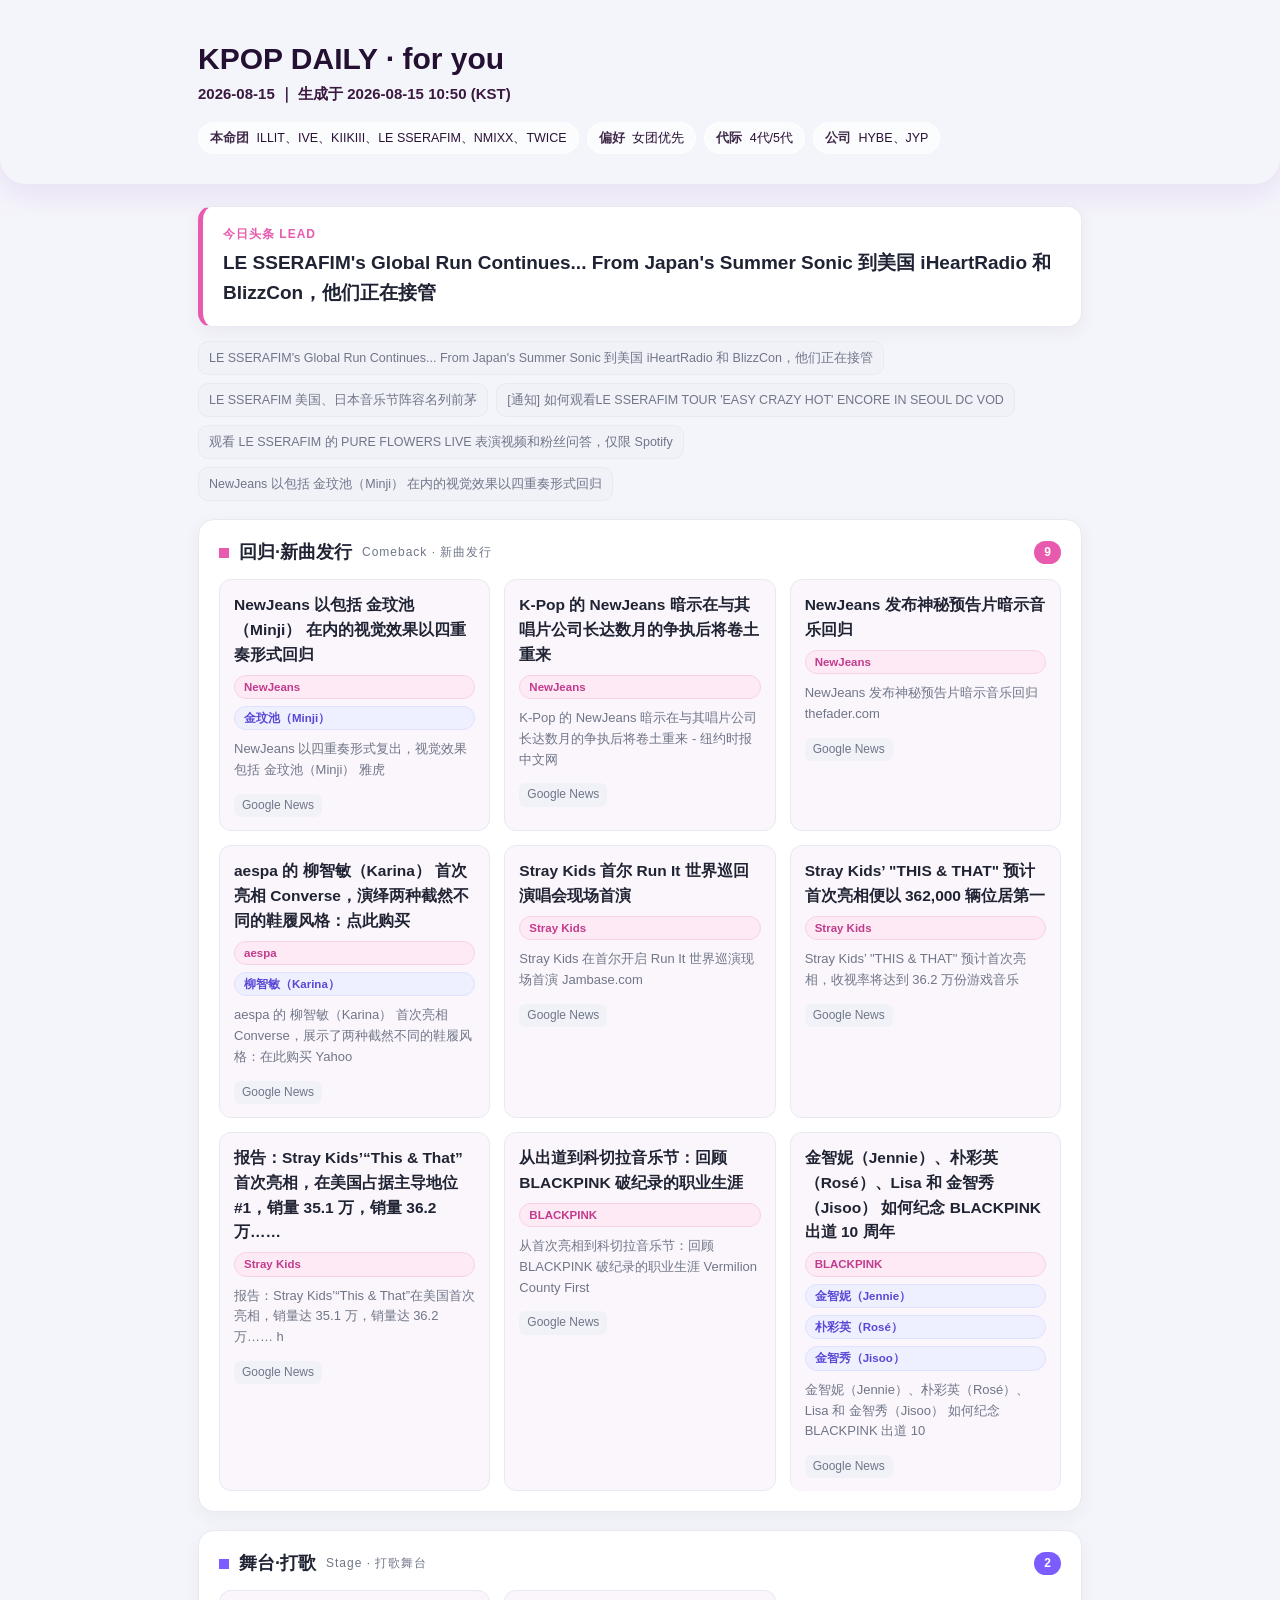
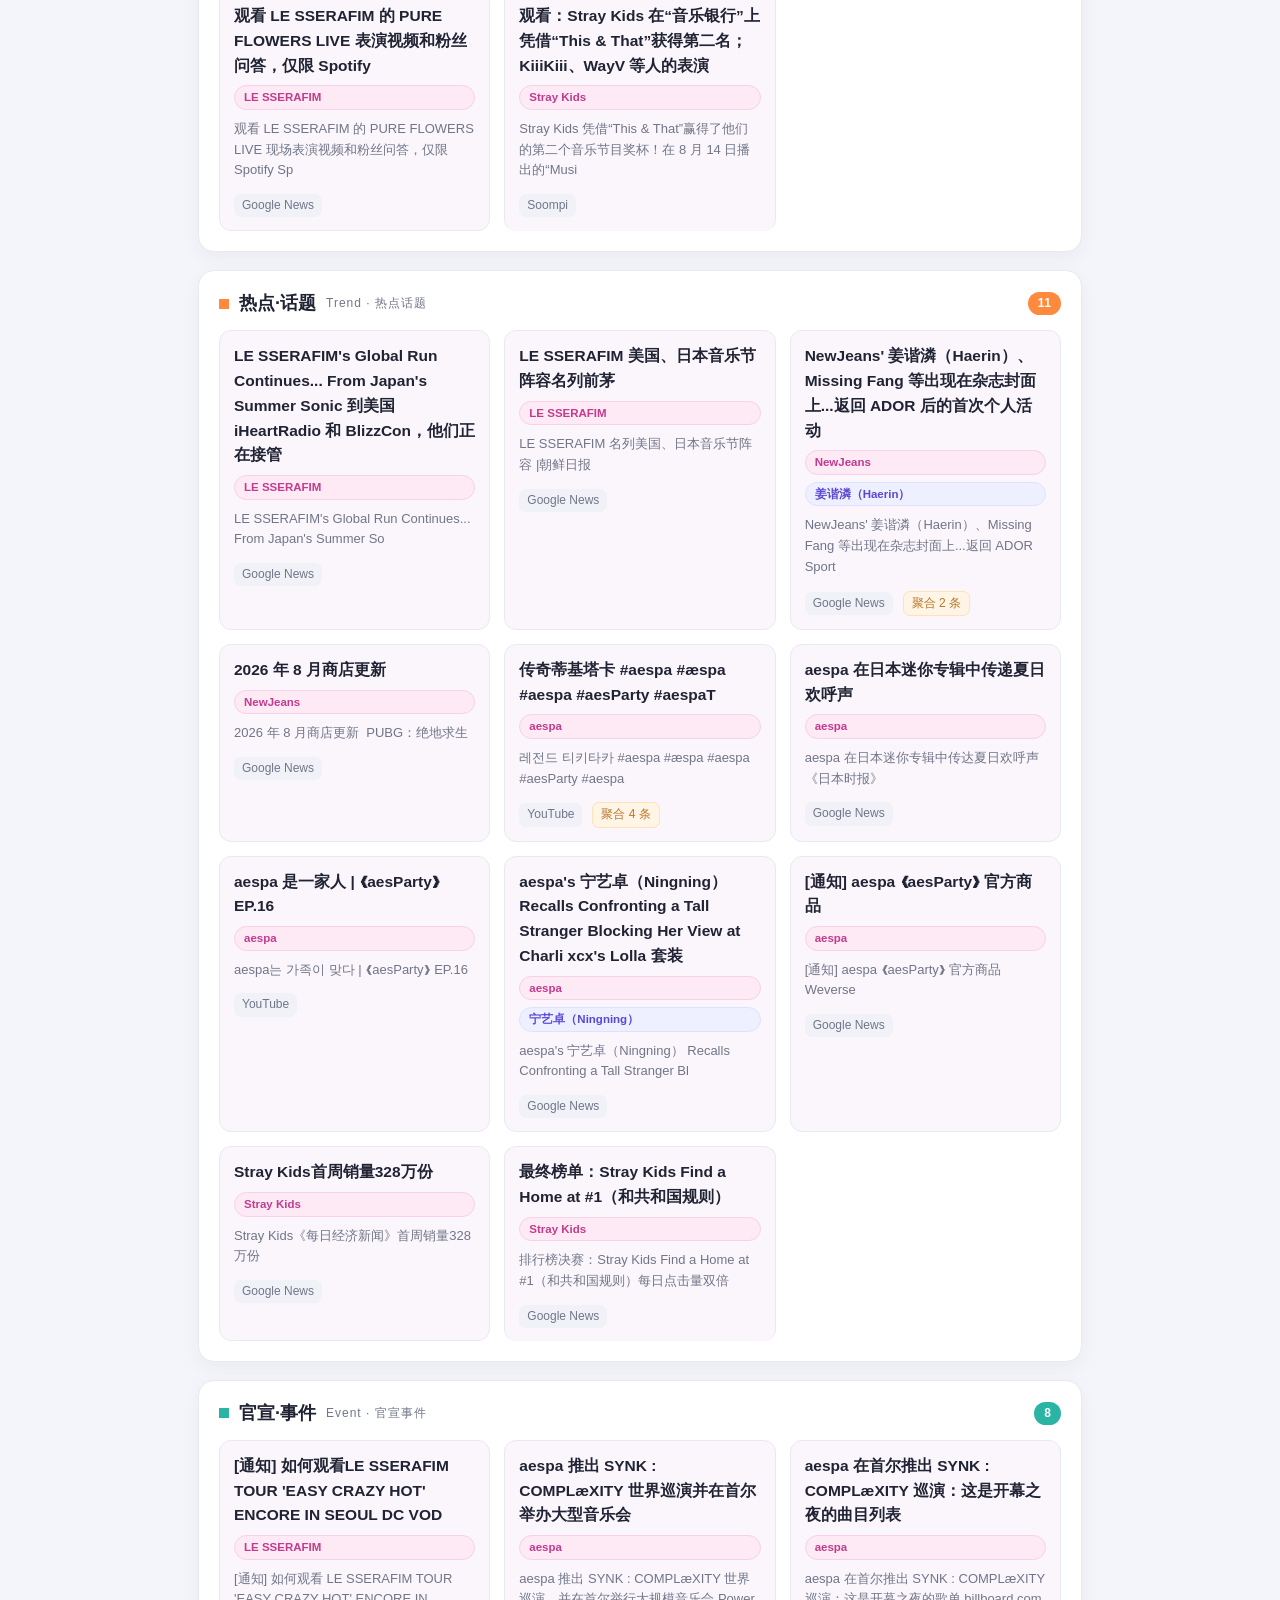
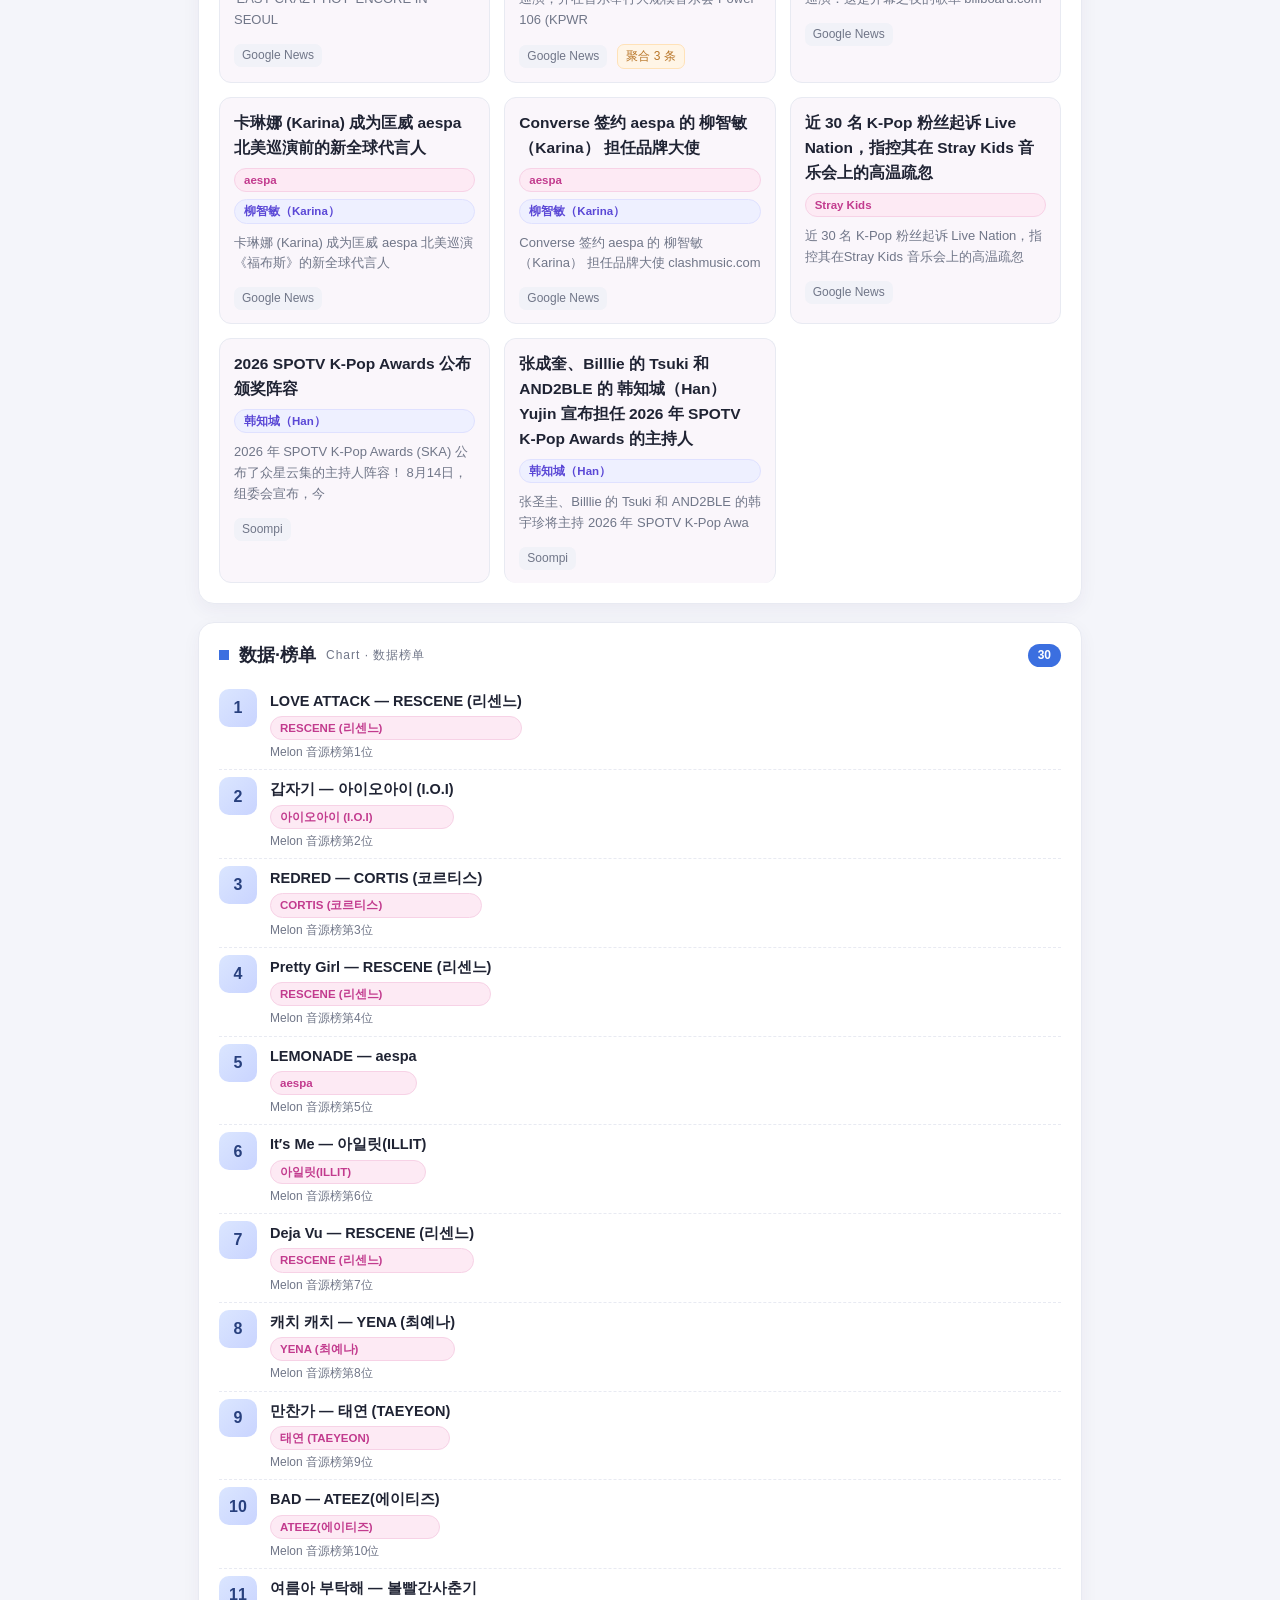
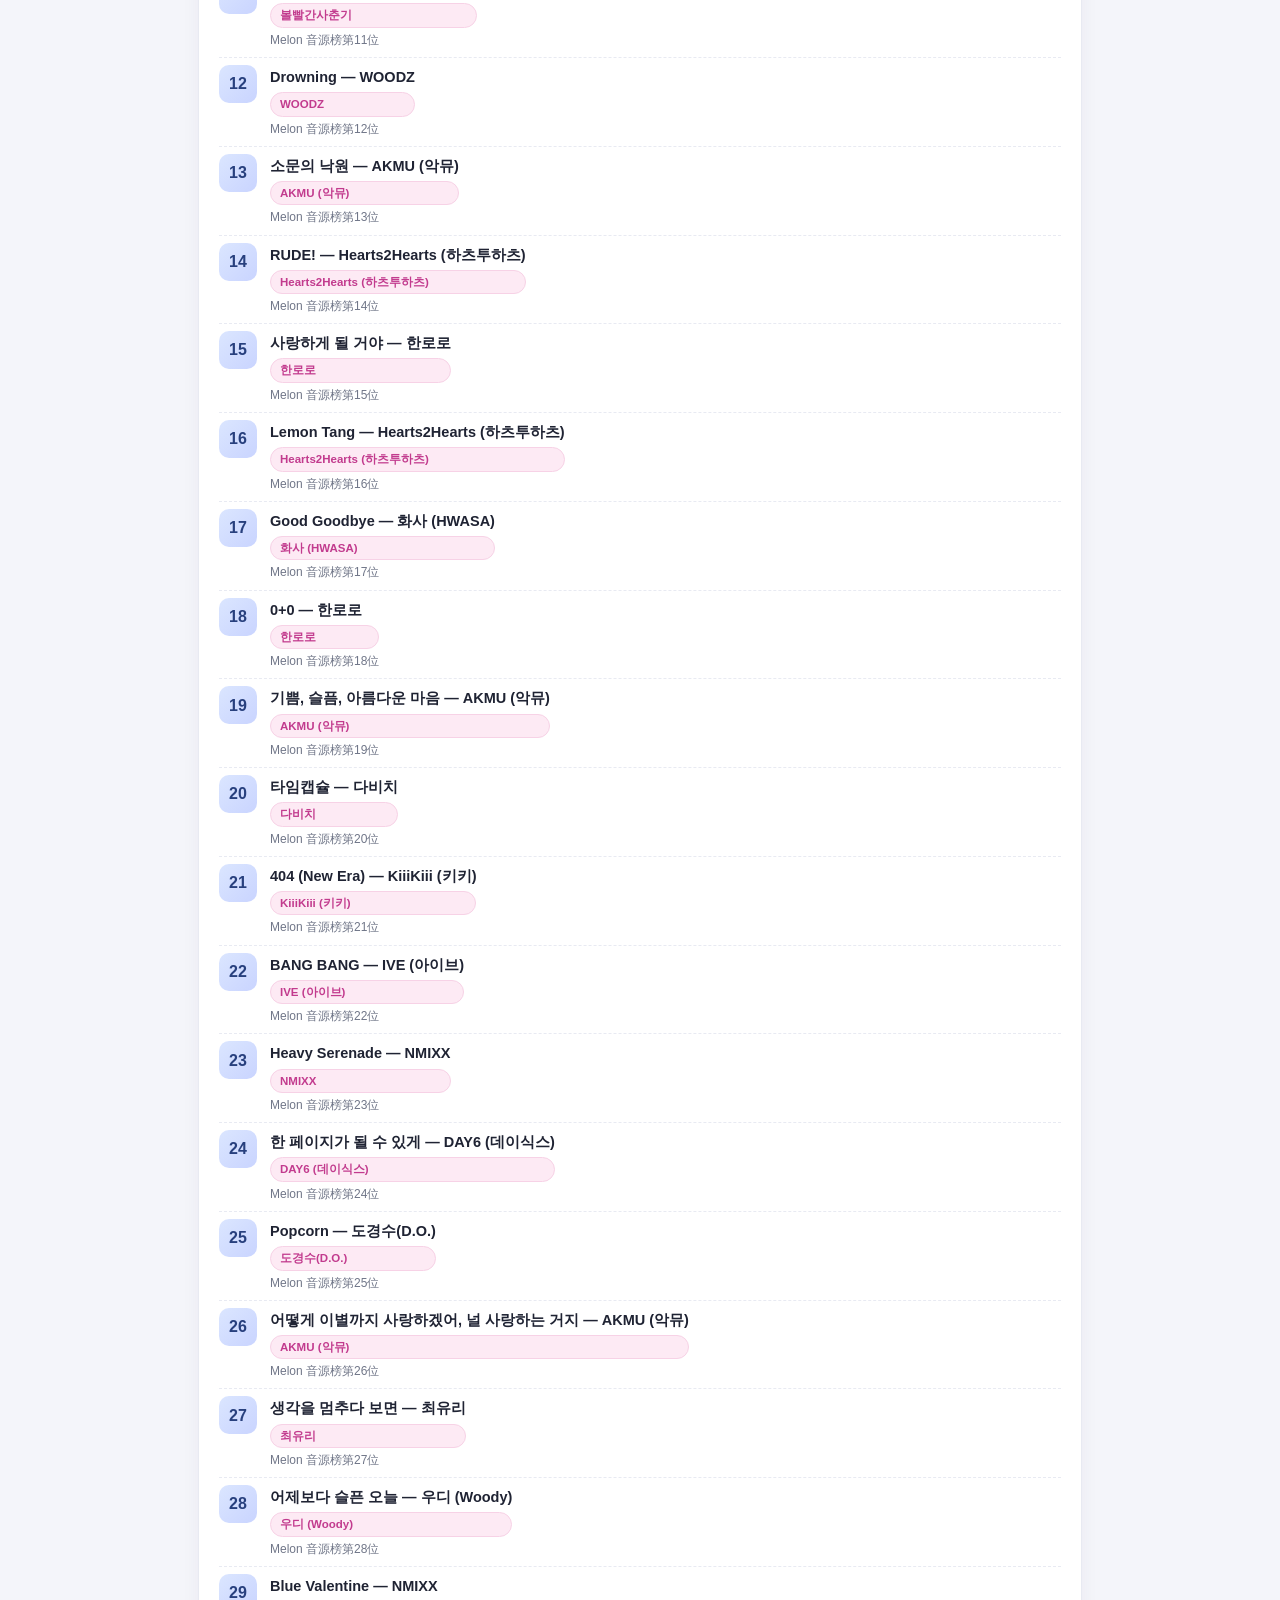
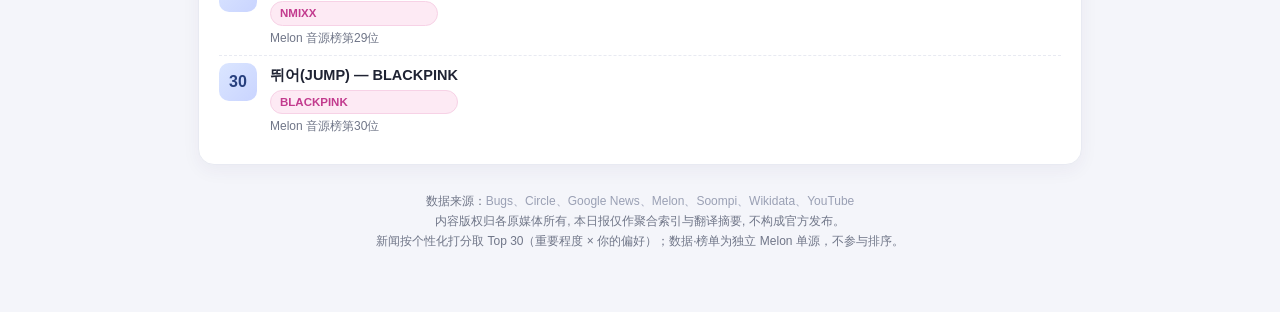
<file: demo.html>
<!DOCTYPE html>
<html lang="zh-CN">
<head>
<meta charset="utf-8">
<meta name="viewport" content="width=device-width, initial-scale=1">
<title>KPOP DAILY · for you · 2026-08-15</title>
<style>
  :root{
    --bg:#f4f5fa; --card:#ffffff; --ink:#1f2333; --muted:#707688;
    --line:#e8eaf2; --accent:#e85aad; --soft:#faf6fb;
  }
  *{box-sizing:border-box}
  body{
    margin:0; background:var(--bg); color:var(--ink);
    font-family:-apple-system,BlinkMacSystemFont,"Segoe UI","PingFang SC","Hiragino Sans GB","Microsoft YaHei",sans-serif;
    line-height:1.6; -webkit-font-smoothing:antialiased;
  }
  .wrap{max-width:920px; margin:0 auto; padding:0 18px 60px}
  /* Hero */
  .hero{
    background:linear-gradient(120deg,#ff8fc7 0%%,#c79bff 55%%,#8fb6ff 100%);
    color:#2a1136; padding:34px 18px 30px; border-radius:0 0 26px 26px;
    box-shadow:0 10px 30px rgba(180,120,220,.18);
  }
  .hero-in{max-width:920px; margin:0 auto; padding:0 18px}
  .kicker{font-size:13px; letter-spacing:3px; color:#5a1f63; font-weight:700}
  .hero h1{margin:6px 0 4px; font-size:30px; line-height:1.25; color:#241033}
  .hero .date{font-size:15px; color:#3a1840; font-weight:600}
  .pzbar{margin-top:16px; display:flex; flex-wrap:wrap; gap:8px}
  .pz{background:rgba(255,255,255,.66); backdrop-filter:blur(4px);
      border:1px solid rgba(255,255,255,.85); color:#2a1136;
      padding:5px 11px; border-radius:999px; font-size:12.5px}
  .pz b{font-weight:700; margin-right:4px; opacity:.9}
  /* Lead */
  .lead{
    background:var(--card); border:1px solid var(--line); border-left:5px solid var(--accent);
    border-radius:14px; padding:18px 20px; margin:22px 0 6px;
    box-shadow:0 6px 18px rgba(60,40,90,.06);
  }
  .lead .lab{font-size:12px; font-weight:700; color:var(--accent); letter-spacing:1px}
  .lead .lt{font-size:19px; font-weight:700; margin-top:4px}
  .flashes{display:flex; flex-wrap:wrap; gap:8px; margin:14px 0 4px}
  .flash{font-size:12.5px; color:var(--muted); text-decoration:none;
    background:#f1f2f8; border:1px solid var(--line); padding:6px 10px; border-radius:10px}
  .flash:hover{color:var(--ink); border-color:#d7c8ee}
  /* Sections */
  .sec{background:var(--card); border:1px solid var(--line); border-radius:16px;
    padding:18px 20px 20px; margin-top:18px; box-shadow:0 6px 18px rgba(60,40,90,.05)}
  .sec-head{display:flex; align-items:center; gap:10px; margin-bottom:12px}
  .dot{width:10px; height:10px; border-radius:50%%; background:var(--accent)}
  .sec-head h2{font-size:18px; margin:0}
  .sec-sub{font-size:12px; color:var(--muted); letter-spacing:1px}
  .sec-count{margin-left:auto; font-size:12px; font-weight:700; color:#fff;
    background:var(--accent); padding:2px 10px; border-radius:999px}
  .ilist{list-style:none; margin:0; padding:0; display:grid;
    grid-template-columns:repeat(3,1fr); gap:14px}
  .item{border:1px solid var(--line); border-radius:12px; padding:13px 14px;
    background:var(--soft); display:flex; flex-direction:column; gap:7px}
  .crow{border-bottom:1px dashed var(--line); padding:7px 0}
  .item:last-child, .crow:last-child{border-bottom:none}
  .item-main{display:flex; flex-direction:column; gap:7px}
  .ttl{font-size:15.5px; font-weight:600; color:var(--ink); text-decoration:none}
  .ttl:hover{color:var(--accent)}
  .chips{display:flex; flex-wrap:wrap; gap:6px}
  .chip{font-size:11.5px; padding:2px 9px; border-radius:999px; font-weight:600}
  .chip-group{background:#fdeaf4; color:#c23b8e; border:1px solid #f7d2e6}
  .chip-idol{background:#eef0ff; color:#5a47d6; border:1px solid #dfe1ff}
  .sum{margin:2px 0 0; font-size:13px; color:var(--muted)}
  .meta{margin-top:6px; display:flex; align-items:center; gap:10px; font-size:12px; color:var(--muted)}
  .src{background:#f1f2f8; padding:2px 8px; border-radius:7px}
  .dup{background:#fff5e6; color:#b9772a; border:1px solid #ffe2b8; padding:2px 8px; border-radius:7px}
  /* Chart list */
  .clist{list-style:none; margin:0; padding:0; counter-reset:none}
  .crow{display:flex; gap:13px; align-items:flex-start}
  .rk{flex:0 0 38px; height:38px; border-radius:10px; background:linear-gradient(135deg,#dbe6ff,#c9d4ff);
    color:#28407e; font-weight:800; font-size:16px; display:flex; align-items:center; justify-content:center}
  .cmain{display:flex; flex-direction:column; gap:3px; padding-top:1px}
  .ctitle{font-size:14.5px; font-weight:600}
  .csum{font-size:12px; color:var(--muted)}
  .empty{color:var(--muted); font-size:13px; padding:6px 0}
  footer{margin-top:26px; font-size:12px; color:var(--muted); text-align:center; line-height:1.7}
  footer .srcs{color:#9aa0b4}
  @media(max-width:760px){
    .ilist{grid-template-columns:repeat(2,1fr)}
    .hero h1{font-size:26px}
  }
  @media(max-width:480px){
    .ilist{grid-template-columns:1fr}
    .hero h1{font-size:22px}
    .lead .lt{font-size:16px}
  }
</style>
</head>
<body>
  <div class="hero">
    <div class="hero-in">
      <h1>KPOP DAILY · for you</h1>
      <div class="date">2026-08-15 ｜ 生成于 2026-08-15 10:50 (KST)</div>
      <div class="pzbar"><span class="pz"><b>本命团</b> ILLIT、IVE、KIIKIII、LE SSERAFIM、NMIXX、TWICE</span><span class="pz"><b>偏好</b> 女团优先</span><span class="pz"><b>代际</b> 4代/5代</span><span class="pz"><b>公司</b> HYBE、JYP</span></div>
    </div>
  </div>
  <div class="wrap">
    <div class="lead">
      <div class="lab">今日头条 LEAD</div>
      <div class="lt">LE SSERAFIM&#x27;s Global Run Continues... From Japan&#x27;s Summer Sonic 到美国 iHeartRadio 和 BlizzCon，他们正在接管</div>
    </div>
    <div class="flashes"><a class="flash" href="https://news.google.com/rss/articles/CBMiVkFVX3lxTFBnd0E2UG9VZUJFYWF4TWtDNFdCY0dyM1dpaUx2WjQzMWxhc05CSXNVWEh1OTloeDdkWHF5bWFDZUpZOEZRXzZtMDI2c2RtTzd0R0lvQWVB?oc=5" target="_blank" rel="noopener">LE SSERAFIM&#x27;s Global Run Continues... From Japan&#x27;s Summer Sonic 到美国 iHeartRadio 和 BlizzCon，他们正在接管</a><a class="flash" href="https://news.google.com/rss/articles/CBMijgFBVV95cUxOMFhpYTVOUWVoM2JtTkVZQnNpaTJpbVlzVFlGeHNPQzM1d2piejMybC1xSjB4eUwzdF9hRmpfZzd3RDNTc1g1b2UxcXM2X0JxSjhFeTN6Y3JydEJmUkpCZ29CUC1qZGdtaVJNcmt2MlpNaVRLaWtXZTFhaUhZZjZBanBMcFhJVTMtS0dIamVB?oc=5" target="_blank" rel="noopener">LE SSERAFIM 美国、日本音乐节阵容名列前茅</a><a class="flash" href="https://news.google.com/rss/articles/CBMiVEFVX3lxTFB4TGNfWEtBTGlIdjhEV3lTSE1JNEJNcWU4M0lidFhoSGJfOTdLZmpMX0NEb0tfZGNtWV9hNWowQVBldW9xNVVVWTRvSGZvdTd2M0hULQ?oc=5" target="_blank" rel="noopener">[通知] 如何观看LE SSERAFIM TOUR &#x27;EASY CRAZY HOT&#x27; ENCORE IN SEOUL DC VOD</a><a class="flash" href="https://news.google.com/rss/articles/[base64]?oc=5" target="_blank" rel="noopener">观看 LE SSERAFIM 的 PURE FLOWERS LIVE 表演视频和粉丝问答，仅限 Spotify</a><a class="flash" href="https://news.google.com/rss/articles/[base64]?oc=5" target="_blank" rel="noopener">NewJeans 以包括 金玟池（Minji） 在内的视觉效果以四重奏形式回归</a></div>
    <section class="sec" style="--accent:#e85aad"><header class="sec-head"><span class="dot"></span><h2>回归·新曲发行</h2><span class="sec-sub">Comeback · 新曲发行</span><span class="sec-count">9</span></header><ul class="ilist"><li class="item"><div class="item-main"><a class="ttl" href="https://news.google.com/rss/articles/[base64]?oc=5" target="_blank" rel="noopener">NewJeans 以包括 金玟池（Minji） 在内的视觉效果以四重奏形式回归</a><span class="chip chip-group">NewJeans</span><span class="chip chip-idol">金玟池（Minji）</span><p class="sum">NewJeans 以四重奏形式复出，视觉效果包括 金玟池（Minji） 雅虎</p></div><div class="meta"><span class="src">Google News</span></div></li><li class="item"><div class="item-main"><a class="ttl" href="https://news.google.com/rss/articles/CBMigAFBVV95cUxNRmp1SFNaNWtjYUplb3FYZFM5RmstZHBfOW51UUxoOWhZcWFkVVUxUHpDWVNiazdvNDVFRDlIRG1rZU5MVlFQeUlick5velFKRzN1YXAya0NOcEdoWEwwYmswQmJGWk91RG1hWFZZNFkwNlI0TW45ZjlBWURNdllKMQ?oc=5" target="_blank" rel="noopener">K-Pop 的 NewJeans 暗示在与其唱片公司长达数月的争执后将卷土重来</a><span class="chip chip-group">NewJeans</span><p class="sum">K-Pop 的 NewJeans 暗示在与其唱片公司长达数月的争执后将卷土重来 - 纽约时报中文网</p></div><div class="meta"><span class="src">Google News</span></div></li><li class="item"><div class="item-main"><a class="ttl" href="https://news.google.com/rss/articles/CBMie0FVX3lxTE5nNktQaWpGSmpDTjUydzMxT1doWFh5aFMyRGtfZmV1Y1RxcWxSV0JvcTVRS0Fjc0xzbE5BRndMZk5lNDJFUzNJWGFMaGlUcUI5M3R3dE1wY0VXejN4c29JZHBLdE5aOHhQYnJjTDZIWDVSaXRxV0FXRmZ4WQ?oc=5" target="_blank" rel="noopener">NewJeans 发布神秘预告片暗示音乐回归</a><span class="chip chip-group">NewJeans</span><p class="sum">NewJeans 发布神秘预告片暗示音乐回归 thefader.com</p></div><div class="meta"><span class="src">Google News</span></div></li><li class="item"><div class="item-main"><a class="ttl" href="https://news.google.com/rss/articles/[base64]?oc=5" target="_blank" rel="noopener">aespa 的 柳智敏（Karina） 首次亮相 Converse，演绎两种截然不同的鞋履风格：点此购买</a><span class="chip chip-group">aespa</span><span class="chip chip-idol">柳智敏（Karina）</span><p class="sum">aespa 的 柳智敏（Karina） 首次亮相 Converse，展示了两种截然不同的鞋履风格：在此购买 Yahoo</p></div><div class="meta"><span class="src">Google News</span></div></li><li class="item"><div class="item-main"><a class="ttl" href="https://news.google.com/rss/articles/CBMijgFBVV95cUxQcVBDSnR0c3ZTaTJIdWlUbUt6UU9hMXFXQkFxZUpDanpYUy1Lbk9tbVRzdTlqbHczRjRPYmRrcXFoRVBuT3VsUVJJVVJDQ25ZRlRMNWZ0UUR2RG1qNHNHUFJwZ1E5QndzMW9FVUxsVjJ1MndYeHJYZnNwSmhBdzNHWEFDV2d5cnpaVUk2eUpn?oc=5" target="_blank" rel="noopener">Stray Kids 首尔 Run It 世界巡回演唱会现场首演</a><span class="chip chip-group">Stray Kids</span><p class="sum">Stray Kids 在首尔开启 Run It 世界巡演现场首演 Jambase.com</p></div><div class="meta"><span class="src">Google News</span></div></li><li class="item"><div class="item-main"><a class="ttl" href="https://news.google.com/rss/articles/CBMijgFBVV95cUxQZTVUQTlwWmk3RnZMekJtYW16alZuVW9kVWpTb2ctS1BlQWJJWjBKcWFfRk5saWNFdngyVjRXdFE2dkhSR19XVmRrQlg4V0htRURjcUtRTGlCVkhMRG1tblVMUDhZcW5NV0xpUU5PU1FESUJ3VHJlMmpiSDRFR3Z3bzVfSHNUdHNHRlpHWHhB?oc=5" target="_blank" rel="noopener">Stray Kids’ &quot;THIS &amp; THAT&quot; 预计首次亮相便以 362,000 辆位居第一</a><span class="chip chip-group">Stray Kids</span><p class="sum">Stray Kids’ &quot;THIS &amp; THAT&quot; 预计首次亮相，收视率将达到 36.2 万份游戏音乐</p></div><div class="meta"><span class="src">Google News</span></div></li><li class="item"><div class="item-main"><a class="ttl" href="https://news.google.com/rss/articles/[base64]?oc=5" target="_blank" rel="noopener">报告：Stray Kids’“This &amp; That”首次亮相，在美国占据主导地位#1，销量 35.1 万，销量 36.2 万……</a><span class="chip chip-group">Stray Kids</span><p class="sum">报告：Stray Kids’“This &amp; That”在美国首次亮相，销量达 35.1 万，销量达 36.2 万…… h</p></div><div class="meta"><span class="src">Google News</span></div></li><li class="item"><div class="item-main"><a class="ttl" href="https://news.google.com/rss/articles/[base64]?oc=5" target="_blank" rel="noopener">从出道到科切拉音乐节：回顾 BLACKPINK 破纪录的职业生涯</a><span class="chip chip-group">BLACKPINK</span><p class="sum">从首次亮相到科切拉音乐节：回顾 BLACKPINK 破纪录的职业生涯 Vermilion County First</p></div><div class="meta"><span class="src">Google News</span></div></li><li class="item"><div class="item-main"><a class="ttl" href="https://news.google.com/rss/articles/[base64]?oc=5" target="_blank" rel="noopener">金智妮（Jennie）、朴彩英（Rosé）、Lisa 和 金智秀（Jisoo） 如何纪念 BLACKPINK 出道 10 周年</a><span class="chip chip-group">BLACKPINK</span><span class="chip chip-idol">金智妮（Jennie）</span><span class="chip chip-idol">朴彩英（Rosé）</span><span class="chip chip-idol">金智秀（Jisoo）</span><p class="sum">金智妮（Jennie）、朴彩英（Rosé）、Lisa 和 金智秀（Jisoo） 如何纪念 BLACKPINK 出道 10</p></div><div class="meta"><span class="src">Google News</span></div></li></ul></section><section class="sec" style="--accent:#7c5cff"><header class="sec-head"><span class="dot"></span><h2>舞台·打歌</h2><span class="sec-sub">Stage · 打歌舞台</span><span class="sec-count">2</span></header><ul class="ilist"><li class="item"><div class="item-main"><a class="ttl" href="https://news.google.com/rss/articles/[base64]?oc=5" target="_blank" rel="noopener">观看 LE SSERAFIM 的 PURE FLOWERS LIVE 表演视频和粉丝问答，仅限 Spotify</a><span class="chip chip-group">LE SSERAFIM</span><p class="sum">观看 LE SSERAFIM 的 PURE FLOWERS LIVE 现场表演视频和粉丝问答，仅限 Spotify Sp</p></div><div class="meta"><span class="src">Google News</span></div></li><li class="item"><div class="item-main"><a class="ttl" href="https://www.soompi.com/article/1863004wpp/watch-stray-kids-takes-2nd-win-for-this-that-on-music-bank-performances-by-kiiikiii-wayv-and-more" target="_blank" rel="noopener">观看：Stray Kids 在“音乐银行”上凭借“This &amp; That”获得第二名； KiiiKiii、WayV 等人的表演</a><span class="chip chip-group">Stray Kids</span><p class="sum">Stray Kids 凭借“This &amp; That”赢得了他们的第二个音乐节目奖杯！在 8 月 14 日播出的“Musi</p></div><div class="meta"><span class="src">Soompi</span></div></li></ul></section><section class="sec" style="--accent:#ff8a3d"><header class="sec-head"><span class="dot"></span><h2>热点·话题</h2><span class="sec-sub">Trend · 热点话题</span><span class="sec-count">11</span></header><ul class="ilist"><li class="item"><div class="item-main"><a class="ttl" href="https://news.google.com/rss/articles/CBMiVkFVX3lxTFBnd0E2UG9VZUJFYWF4TWtDNFdCY0dyM1dpaUx2WjQzMWxhc05CSXNVWEh1OTloeDdkWHF5bWFDZUpZOEZRXzZtMDI2c2RtTzd0R0lvQWVB?oc=5" target="_blank" rel="noopener">LE SSERAFIM&#x27;s Global Run Continues... From Japan&#x27;s Summer Sonic 到美国 iHeartRadio 和 BlizzCon，他们正在接管</a><span class="chip chip-group">LE SSERAFIM</span><p class="sum">LE SSERAFIM&#x27;s Global Run Continues... From Japan&#x27;s Summer So</p></div><div class="meta"><span class="src">Google News</span></div></li><li class="item"><div class="item-main"><a class="ttl" href="https://news.google.com/rss/articles/CBMijgFBVV95cUxOMFhpYTVOUWVoM2JtTkVZQnNpaTJpbVlzVFlGeHNPQzM1d2piejMybC1xSjB4eUwzdF9hRmpfZzd3RDNTc1g1b2UxcXM2X0JxSjhFeTN6Y3JydEJmUkpCZ29CUC1qZGdtaVJNcmt2MlpNaVRLaWtXZTFhaUhZZjZBanBMcFhJVTMtS0dIamVB?oc=5" target="_blank" rel="noopener">LE SSERAFIM 美国、日本音乐节阵容名列前茅</a><span class="chip chip-group">LE SSERAFIM</span><p class="sum">LE SSERAFIM 名列美国、日本音乐节阵容 |朝鲜日报</p></div><div class="meta"><span class="src">Google News</span></div></li><li class="item"><div class="item-main"><a class="ttl" href="https://news.google.com/rss/articles/CBMigwFBVV95cUxPeGlmclB0c0RFZ1dYaWFJOTM0Nk1hWXFld0dYek5ZTzdjSDl0WXNSZXM2UVd0Ujc0UTdqWW5pVkV1MHJzQ0YwWWdxbVl0N2xUNmstR3MxdkdNa3BfZjVYQ2VOOERDY2l5MmVSaDAxd2t5NEFHTFh0dUtxdWZmUFNQMHlMdw?oc=5" target="_blank" rel="noopener">NewJeans&#x27; 姜谐潾（Haerin）、Missing Fang 等出现在杂志封面上...返回 ADOR 后的首次个人活动</a><span class="chip chip-group">NewJeans</span><span class="chip chip-idol">姜谐潾（Haerin）</span><p class="sum">NewJeans&#x27; 姜谐潾（Haerin）、Missing Fang 等出现在杂志封面上...返回 ADOR Sport</p></div><div class="meta"><span class="src">Google News</span><span class="dup">聚合 2 条</span></div></li><li class="item"><div class="item-main"><a class="ttl" href="https://news.google.com/rss/articles/CBMiREFVX3lxTE5ScWliaEpfWDAzdXZDcFVPZmtrTnl1Vi0zMEtJQmNpN1A3aklSNkRTWHd5M0JRaEl6aVAwZWpfV1ZzNmx1?oc=5" target="_blank" rel="noopener">2026 年 8 月商店更新</a><span class="chip chip-group">NewJeans</span><p class="sum">2026 年 8 月商店更新  PUBG：绝地求生</p></div><div class="meta"><span class="src">Google News</span></div></li><li class="item"><div class="item-main"><a class="ttl" href="https://www.youtube.com/shorts/s-DcE-Fc2yw" target="_blank" rel="noopener">传奇蒂基塔卡 #aespa #æspa #aespa #aesParty #aespaT</a><span class="chip chip-group">aespa</span><p class="sum">레전드 티키타카 #aespa #æspa #aespa #aesParty #aespa</p></div><div class="meta"><span class="src">YouTube</span><span class="dup">聚合 4 条</span></div></li><li class="item"><div class="item-main"><a class="ttl" href="https://news.google.com/rss/articles/CBMifEFVX3lxTE1tLXA4SEw0MHZqLXNvSjRndnZGOUc5bGF1M0Y0aEpQNTFhYTdtWTQ5MGI4Nl9yNzVuMjdKNm9kVERGNm1iYmxfclEzWWZiazJpeFlwbjJFVW1WTHk5SWZwZjNtSC03QnQxTEFPbTZER0pzZ2Mta2ozNThmZ3M?oc=5" target="_blank" rel="noopener">aespa 在日本迷你专辑中传递夏日欢呼声</a><span class="chip chip-group">aespa</span><p class="sum">aespa 在日本迷你专辑中传达夏日欢呼声《日本时报》</p></div><div class="meta"><span class="src">Google News</span></div></li><li class="item"><div class="item-main"><a class="ttl" href="https://www.youtube.com/watch?v=4JvDoXtBbLk" target="_blank" rel="noopener">aespa 是一家人 | ❮aesParty❯ EP.16</a><span class="chip chip-group">aespa</span><p class="sum">aespa는 가족이 맞다 | ❮aesParty❯ EP.16</p></div><div class="meta"><span class="src">YouTube</span></div></li><li class="item"><div class="item-main"><a class="ttl" href="https://news.google.com/rss/articles/[base64]?oc=5" target="_blank" rel="noopener">aespa&#x27;s 宁艺卓（Ningning） Recalls Confronting a Tall Stranger Blocking Her View at Charli xcx&#x27;s Lolla 套装</a><span class="chip chip-group">aespa</span><span class="chip chip-idol">宁艺卓（Ningning）</span><p class="sum">aespa&#x27;s 宁艺卓（Ningning） Recalls Confronting a Tall Stranger Bl</p></div><div class="meta"><span class="src">Google News</span></div></li><li class="item"><div class="item-main"><a class="ttl" href="https://news.google.com/rss/articles/CBMiTkFVX3lxTE9VMUxUOUs4TVNTc1V5QXU3U2VPZWZxaGpPZkRULWdWWnhVVDVXUS02Z0sxbTFaVU9kaTlkNlZlaTNYUzVkQ0Y5N3JPOW5LQQ?oc=5" target="_blank" rel="noopener">[通知] aespa ❮aesParty❯ 官方商品</a><span class="chip chip-group">aespa</span><p class="sum">[通知] aespa ❮aesParty❯ 官方商品 Weverse</p></div><div class="meta"><span class="src">Google News</span></div></li><li class="item"><div class="item-main"><a class="ttl" href="https://news.google.com/rss/articles/CBMiUEFVX3lxTFBRRGNCWmhsQThwb0lTd1JZdDBJS29zX21ORG5qUVJXTzcwcEVYajR1MnNDbnh2SWhFZFFsaElIOEtLeHNtaDBpV3Y5OXJNNnRm?oc=5" target="_blank" rel="noopener">Stray Kids首周销量328万份</a><span class="chip chip-group">Stray Kids</span><p class="sum">Stray Kids《每日经济新闻》首周销量328万份</p></div><div class="meta"><span class="src">Google News</span></div></li><li class="item"><div class="item-main"><a class="ttl" href="https://news.google.com/rss/articles/CBMidEFVX3lxTE1EZzVKZmpjVEVhWmNKc2hTLThfSjlWa2F5S05kS2R5RXVUQmVSeXVtRVVTNmZfVHJoeG42aWFicjlBWVJoSkRtS01yXzlyRzJILS1UNzJYY3I3UWxuQUN2RVFwLTdxNE05MFBOTk1wUXRlUENN?oc=5" target="_blank" rel="noopener">最终榜单：Stray Kids Find a Home at #1（和共和国规则）</a><span class="chip chip-group">Stray Kids</span><p class="sum">排行榜决赛：Stray Kids Find a Home at #1（和共和国规则）每日点击量双倍</p></div><div class="meta"><span class="src">Google News</span></div></li></ul></section><section class="sec" style="--accent:#2bb3a3"><header class="sec-head"><span class="dot"></span><h2>官宣·事件</h2><span class="sec-sub">Event · 官宣事件</span><span class="sec-count">8</span></header><ul class="ilist"><li class="item"><div class="item-main"><a class="ttl" href="https://news.google.com/rss/articles/CBMiVEFVX3lxTFB4TGNfWEtBTGlIdjhEV3lTSE1JNEJNcWU4M0lidFhoSGJfOTdLZmpMX0NEb0tfZGNtWV9hNWowQVBldW9xNVVVWTRvSGZvdTd2M0hULQ?oc=5" target="_blank" rel="noopener">[通知] 如何观看LE SSERAFIM TOUR &#x27;EASY CRAZY HOT&#x27; ENCORE IN SEOUL DC VOD</a><span class="chip chip-group">LE SSERAFIM</span><p class="sum">[通知] 如何观看 LE SSERAFIM TOUR &#x27;EASY CRAZY HOT&#x27; ENCORE IN SEOUL</p></div><div class="meta"><span class="src">Google News</span></div></li><li class="item"><div class="item-main"><a class="ttl" href="https://news.google.com/rss/articles/[base64]?oc=5" target="_blank" rel="noopener">aespa 推出 SYNK : COMPLæXITY 世界巡演并在首尔举办大型音乐会</a><span class="chip chip-group">aespa</span><p class="sum">aespa 推出 SYNK : COMPLæXITY 世界巡演，并在首尔举行大规模音乐会 Power 106 (KPWR</p></div><div class="meta"><span class="src">Google News</span><span class="dup">聚合 3 条</span></div></li><li class="item"><div class="item-main"><a class="ttl" href="https://news.google.com/rss/articles/[base64]?oc=5" target="_blank" rel="noopener">aespa 在首尔推出 SYNK : COMPLæXITY 巡演：这是开幕之夜的曲目列表</a><span class="chip chip-group">aespa</span><p class="sum">aespa 在首尔推出 SYNK : COMPLæXITY 巡演：这是开幕之夜的歌单 billboard.com</p></div><div class="meta"><span class="src">Google News</span></div></li><li class="item"><div class="item-main"><a class="ttl" href="https://news.google.com/rss/articles/[base64]?oc=5" target="_blank" rel="noopener">卡琳娜 (Karina) 成为匡威 aespa 北美巡演前的新全球代言人</a><span class="chip chip-group">aespa</span><span class="chip chip-idol">柳智敏（Karina）</span><p class="sum">卡琳娜 (Karina) 成为匡威 aespa 北美巡演《福布斯》的新全球代言人</p></div><div class="meta"><span class="src">Google News</span></div></li><li class="item"><div class="item-main"><a class="ttl" href="https://news.google.com/rss/articles/CBMiaEFVX3lxTFBkRm9MbThSU1ZJM3ZoQ0dBNGt1RVNXRy0xQW43M0d4b1hQbHFmY0RoN0pSRlU0WENaRXkzd25lNGZIVnk5LUU1UlNGTEN0MFNWY3V4UEVHUHliczFKclZrRkt3X2ZCU3ZJ?oc=5" target="_blank" rel="noopener">Converse 签约 aespa 的 柳智敏（Karina） 担任品牌大使</a><span class="chip chip-group">aespa</span><span class="chip chip-idol">柳智敏（Karina）</span><p class="sum">Converse 签约 aespa 的 柳智敏（Karina） 担任品牌大使 clashmusic.com</p></div><div class="meta"><span class="src">Google News</span></div></li><li class="item"><div class="item-main"><a class="ttl" href="https://news.google.com/rss/articles/[base64]?oc=5" target="_blank" rel="noopener">近 30 名 K-Pop 粉丝起诉 Live Nation，指控其在 Stray Kids 音乐会上的高温疏忽</a><span class="chip chip-group">Stray Kids</span><p class="sum">近 30 名 K-Pop 粉丝起诉 Live Nation，指控其在Stray Kids 音乐会上的高温疏忽</p></div><div class="meta"><span class="src">Google News</span></div></li><li class="item"><div class="item-main"><a class="ttl" href="https://www.soompi.com/article/1862984wpp/2026-spotv-k-pop-awards-announces-presenter-lineup" target="_blank" rel="noopener">2026 SPOTV K-Pop Awards 公布颁奖阵容</a><span class="chip chip-idol">韩知城（Han）</span><p class="sum">2026 年 SPOTV K-Pop Awards (SKA) 公布了众星云集的主持人阵容！ 8月14日，组委会宣布，今</p></div><div class="meta"><span class="src">Soompi</span></div></li><li class="item"><div class="item-main"><a class="ttl" href="https://www.soompi.com/article/1862980wpp/jang-sung-kyu-billlies-tsuki-and-and2bles-han-yujin-announced-as-mcs-of-2026-spotv-k-pop-awards" target="_blank" rel="noopener">张成奎、Billlie 的 Tsuki 和 AND2BLE 的 韩知城（Han） Yujin 宣布担任 2026 年 SPOTV K-Pop Awards 的主持人</a><span class="chip chip-idol">韩知城（Han）</span><p class="sum">张圣圭、Billlie 的 Tsuki 和 AND2BLE 的韩宇珍将主持 2026 年 SPOTV K-Pop Awa</p></div><div class="meta"><span class="src">Soompi</span></div></li></ul></section><section class="sec" style="--accent:#3b6fe0"><header class="sec-head"><span class="dot"></span><h2>数据·榜单</h2><span class="sec-sub">Chart · 数据榜单</span><span class="sec-count">30</span></header><ol class="clist"><li class="crow"><span class="rk">1</span><div class="cmain"><span class="ctitle">LOVE ATTACK — RESCENE (리센느)</span><span class="chip chip-group">RESCENE (리센느)</span><span class="csum">Melon 音源榜第1位</span></div></li><li class="crow"><span class="rk">2</span><div class="cmain"><span class="ctitle">갑자기 — 아이오아이 (I.O.I)</span><span class="chip chip-group">아이오아이 (I.O.I)</span><span class="csum">Melon 音源榜第2位</span></div></li><li class="crow"><span class="rk">3</span><div class="cmain"><span class="ctitle">REDRED — CORTIS (코르티스)</span><span class="chip chip-group">CORTIS (코르티스)</span><span class="csum">Melon 音源榜第3位</span></div></li><li class="crow"><span class="rk">4</span><div class="cmain"><span class="ctitle">Pretty Girl — RESCENE (리센느)</span><span class="chip chip-group">RESCENE (리센느)</span><span class="csum">Melon 音源榜第4位</span></div></li><li class="crow"><span class="rk">5</span><div class="cmain"><span class="ctitle">LEMONADE — aespa</span><span class="chip chip-group">aespa</span><span class="csum">Melon 音源榜第5位</span></div></li><li class="crow"><span class="rk">6</span><div class="cmain"><span class="ctitle">It′s Me — 아일릿(ILLIT)</span><span class="chip chip-group">아일릿(ILLIT)</span><span class="csum">Melon 音源榜第6位</span></div></li><li class="crow"><span class="rk">7</span><div class="cmain"><span class="ctitle">Deja Vu — RESCENE (리센느)</span><span class="chip chip-group">RESCENE (리센느)</span><span class="csum">Melon 音源榜第7位</span></div></li><li class="crow"><span class="rk">8</span><div class="cmain"><span class="ctitle">캐치 캐치 — YENA (최예나)</span><span class="chip chip-group">YENA (최예나)</span><span class="csum">Melon 音源榜第8位</span></div></li><li class="crow"><span class="rk">9</span><div class="cmain"><span class="ctitle">만찬가 — 태연 (TAEYEON)</span><span class="chip chip-group">태연 (TAEYEON)</span><span class="csum">Melon 音源榜第9位</span></div></li><li class="crow"><span class="rk">10</span><div class="cmain"><span class="ctitle">BAD — ATEEZ(에이티즈)</span><span class="chip chip-group">ATEEZ(에이티즈)</span><span class="csum">Melon 音源榜第10位</span></div></li><li class="crow"><span class="rk">11</span><div class="cmain"><span class="ctitle">여름아 부탁해 — 볼빨간사춘기</span><span class="chip chip-group">볼빨간사춘기</span><span class="csum">Melon 音源榜第11位</span></div></li><li class="crow"><span class="rk">12</span><div class="cmain"><span class="ctitle">Drowning — WOODZ</span><span class="chip chip-group">WOODZ</span><span class="csum">Melon 音源榜第12位</span></div></li><li class="crow"><span class="rk">13</span><div class="cmain"><span class="ctitle">소문의 낙원 — AKMU (악뮤)</span><span class="chip chip-group">AKMU (악뮤)</span><span class="csum">Melon 音源榜第13位</span></div></li><li class="crow"><span class="rk">14</span><div class="cmain"><span class="ctitle">RUDE! — Hearts2Hearts (하츠투하츠)</span><span class="chip chip-group">Hearts2Hearts (하츠투하츠)</span><span class="csum">Melon 音源榜第14位</span></div></li><li class="crow"><span class="rk">15</span><div class="cmain"><span class="ctitle">사랑하게 될 거야 — 한로로</span><span class="chip chip-group">한로로</span><span class="csum">Melon 音源榜第15位</span></div></li><li class="crow"><span class="rk">16</span><div class="cmain"><span class="ctitle">Lemon Tang — Hearts2Hearts (하츠투하츠)</span><span class="chip chip-group">Hearts2Hearts (하츠투하츠)</span><span class="csum">Melon 音源榜第16位</span></div></li><li class="crow"><span class="rk">17</span><div class="cmain"><span class="ctitle">Good Goodbye — 화사 (HWASA)</span><span class="chip chip-group">화사 (HWASA)</span><span class="csum">Melon 音源榜第17位</span></div></li><li class="crow"><span class="rk">18</span><div class="cmain"><span class="ctitle">0+0 — 한로로</span><span class="chip chip-group">한로로</span><span class="csum">Melon 音源榜第18位</span></div></li><li class="crow"><span class="rk">19</span><div class="cmain"><span class="ctitle">기쁨, 슬픔, 아름다운 마음 — AKMU (악뮤)</span><span class="chip chip-group">AKMU (악뮤)</span><span class="csum">Melon 音源榜第19位</span></div></li><li class="crow"><span class="rk">20</span><div class="cmain"><span class="ctitle">타임캡슐 — 다비치</span><span class="chip chip-group">다비치</span><span class="csum">Melon 音源榜第20位</span></div></li><li class="crow"><span class="rk">21</span><div class="cmain"><span class="ctitle">404 (New Era) — KiiiKiii (키키)</span><span class="chip chip-group">KiiiKiii (키키)</span><span class="csum">Melon 音源榜第21位</span></div></li><li class="crow"><span class="rk">22</span><div class="cmain"><span class="ctitle">BANG BANG — IVE (아이브)</span><span class="chip chip-group">IVE (아이브)</span><span class="csum">Melon 音源榜第22位</span></div></li><li class="crow"><span class="rk">23</span><div class="cmain"><span class="ctitle">Heavy Serenade — NMIXX</span><span class="chip chip-group">NMIXX</span><span class="csum">Melon 音源榜第23位</span></div></li><li class="crow"><span class="rk">24</span><div class="cmain"><span class="ctitle">한 페이지가 될 수 있게 — DAY6 (데이식스)</span><span class="chip chip-group">DAY6 (데이식스)</span><span class="csum">Melon 音源榜第24位</span></div></li><li class="crow"><span class="rk">25</span><div class="cmain"><span class="ctitle">Popcorn — 도경수(D.O.)</span><span class="chip chip-group">도경수(D.O.)</span><span class="csum">Melon 音源榜第25位</span></div></li><li class="crow"><span class="rk">26</span><div class="cmain"><span class="ctitle">어떻게 이별까지 사랑하겠어, 널 사랑하는 거지 — AKMU (악뮤)</span><span class="chip chip-group">AKMU (악뮤)</span><span class="csum">Melon 音源榜第26位</span></div></li><li class="crow"><span class="rk">27</span><div class="cmain"><span class="ctitle">생각을 멈추다 보면 — 최유리</span><span class="chip chip-group">최유리</span><span class="csum">Melon 音源榜第27位</span></div></li><li class="crow"><span class="rk">28</span><div class="cmain"><span class="ctitle">어제보다 슬픈 오늘 — 우디 (Woody)</span><span class="chip chip-group">우디 (Woody)</span><span class="csum">Melon 音源榜第28位</span></div></li><li class="crow"><span class="rk">29</span><div class="cmain"><span class="ctitle">Blue Valentine — NMIXX</span><span class="chip chip-group">NMIXX</span><span class="csum">Melon 音源榜第29位</span></div></li><li class="crow"><span class="rk">30</span><div class="cmain"><span class="ctitle">뛰어(JUMP) — BLACKPINK</span><span class="chip chip-group">BLACKPINK</span><span class="csum">Melon 音源榜第30位</span></div></li></ol></section>
    <footer>
      <div>数据来源：<span class="srcs">Bugs、Circle、Google News、Melon、Soompi、Wikidata、YouTube</span></div>
      <div>内容版权归各原媒体所有, 本日报仅作聚合索引与翻译摘要, 不构成官方发布。</div>
      <div>新闻按个性化打分取 Top 30（重要程度 × 你的偏好）；数据·榜单为独立 Melon 单源，不参与排序。</div>
    </footer>
  </div>
</body>
</html>
</file>
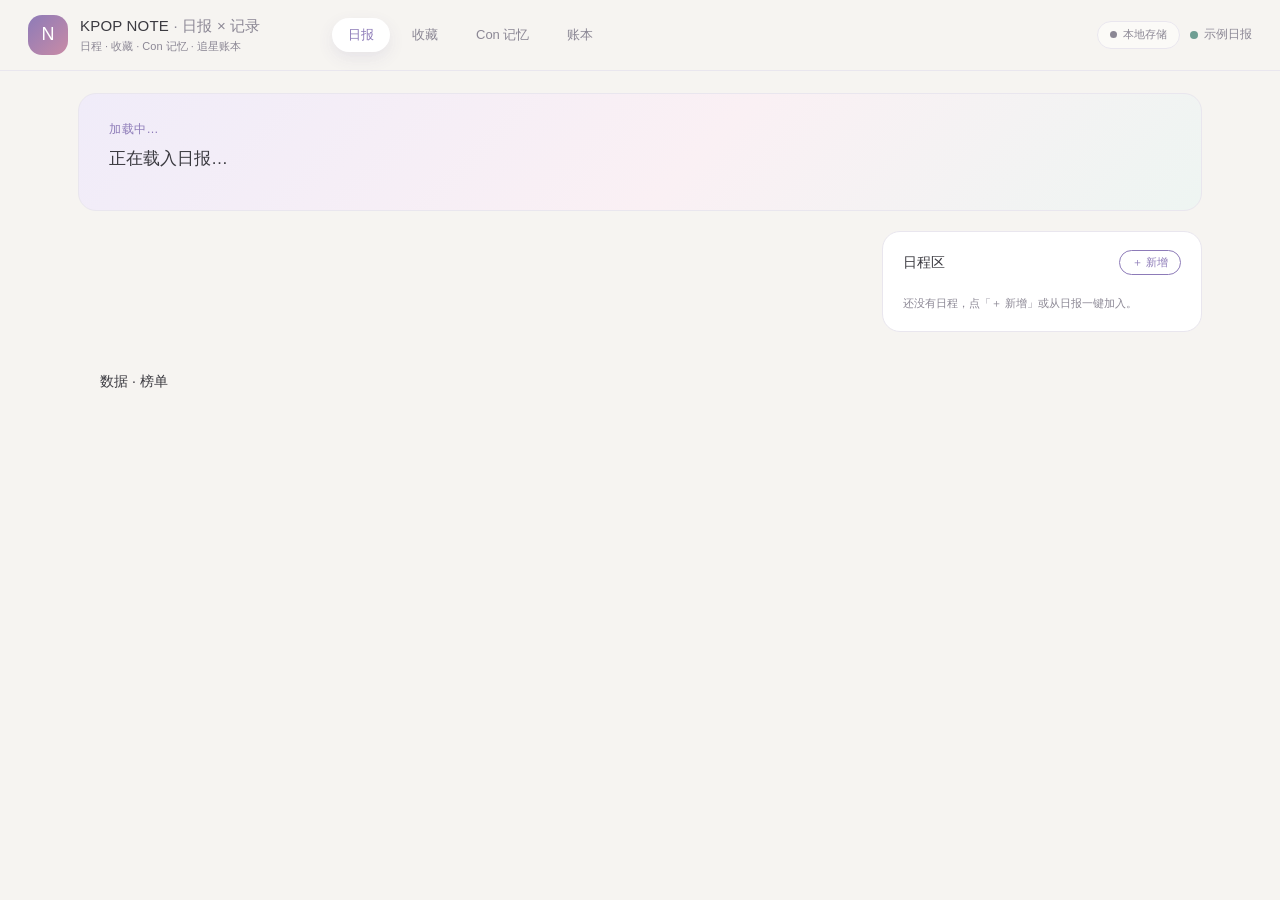
<file: kpop-note/kpop_note_template.html>
<!DOCTYPE html>
<html lang="zh-CN">
<head>
<meta charset="UTF-8">
<meta name="viewport" content="width=device-width, initial-scale=1.0">
<title>KPOP NOTE · 日报 × 记录</title>
<style>
/* ============ KPOP NOTE · 日报×记录 · 浅色低饱和 ============ */
:root{
  --bg:#f6f4f1;--surface:#ffffff;--surface-2:#fbfaf7;
  --ink:#3b3a40;--muted:#8b8794;--line:#e9e6ee;
  --acc1:#8d7bb8;--acc1-soft:#f0ecf9;
  --acc2:#c98ba6;--acc2-soft:#faf0f4;
  --teal:#6f9e93;--teal-soft:#eaf3f0;
  --danger:#c0707a;--gold:#d99f3a;
  --r-lg:18px;--r-md:12px;--r-sm:8px;
  --shadow-hover:0 14px 30px rgba(93,80,140,.10);
  --shadow-float:0 20px 44px rgba(93,80,140,.16);
  --font:-apple-system,"Segoe UI","PingFang SC","Microsoft YaHei",Roboto,sans-serif;
}
*{box-sizing:border-box;margin:0;padding:0}
body{font-family:var(--font);background:var(--bg);color:var(--ink);line-height:1.6;min-height:100vh}
button{font-family:inherit;cursor:pointer}
input,select{font-family:inherit;font-size:13px;color:var(--ink)}
.topbar{position:sticky;top:0;z-index:20;display:flex;align-items:center;gap:24px;padding:14px 28px;background:rgba(246,244,241,.86);backdrop-filter:blur(10px);border-bottom:1px solid var(--line)}
.brand{display:flex;align-items:center;gap:12px;min-width:280px}
.logo{width:40px;height:40px;border-radius:14px;display:flex;align-items:center;justify-content:center;background:linear-gradient(135deg,var(--acc1) 0%,var(--acc2) 100%);color:#fff;font-weight:500;font-size:18px}
.brand h1{font-size:15px;font-weight:500;letter-spacing:.2px}
.brand h1 em{font-style:normal;color:var(--muted)}
.brand p{font-size:11px;color:var(--muted)}
.tabs{display:flex;gap:6px;flex:1}
.tab{border:none;background:transparent;color:var(--muted);font-size:13px;padding:8px 16px;border-radius:999px;transition:all .25s ease}
.tab:hover{background:var(--surface);color:var(--ink);transform:translateY(-1px)}
.tab.active{background:var(--surface);color:var(--acc1);font-weight:500;box-shadow:0 6px 16px rgba(93,80,140,.10)}
.topbar-right{display:flex;align-items:center;gap:10px}
.db-badge{display:flex;align-items:center;gap:6px;font-size:11px;color:var(--teal);background:var(--teal-soft);border:1px solid var(--line);padding:4px 12px;border-radius:999px;white-space:nowrap}
.db-badge.local{color:var(--muted);background:var(--surface-2)}
.db-badge .dot{width:7px;height:7px;border-radius:50%;background:var(--teal)}
.db-badge.local .dot{background:var(--muted)}
.status{display:flex;align-items:center;gap:6px;font-size:12px;color:var(--muted);white-space:nowrap}
.status .dot{width:8px;height:8px;border-radius:50%;background:var(--teal)}
.status.off .dot{background:var(--danger)}
main{max-width:1180px;margin:0 auto;padding:22px 28px 60px}
.view{display:none}
.view.active{display:block}
.hero{border-radius:var(--r-lg);padding:26px 30px;margin-bottom:20px;background:linear-gradient(135deg,var(--acc1-soft) 0%,var(--acc2-soft) 55%,#eef5f2 100%);border:1px solid var(--line)}
.hero-kicker{font-size:12px;color:var(--acc1);font-weight:500;letter-spacing:.5px}
.hero h2{font-size:17px;font-weight:500;margin:6px 0 12px;color:var(--ink)}
.flash-row{display:flex;flex-wrap:wrap;gap:8px}
.flash{font-size:11px;color:var(--muted);background:rgba(255,255,255,.65);border:1px solid var(--line);padding:4px 10px;border-radius:999px}
.home-grid{display:grid;grid-template-columns:minmax(0,1fr) 320px;gap:20px;align-items:start}
.news-sec{margin-bottom:22px}
.sec-head{display:flex;align-items:baseline;gap:10px;margin:0 0 12px}
.sec-head h3{font-size:14px;font-weight:500;color:var(--ink)}
.sec-head .cnt{font-size:11px;color:var(--muted)}
.news-grid{display:grid;grid-template-columns:repeat(2,minmax(0,1fr));gap:14px}
.item-card{background:var(--surface);border:1px solid var(--line);border-radius:var(--r-lg);padding:16px 18px;transition:transform .25s ease,box-shadow .25s ease;display:flex;flex-direction:column;gap:8px}
.item-card:hover{transform:translateY(-3px);box-shadow:var(--shadow-hover)}
.item-top{display:flex;align-items:center;gap:8px}
.src{font-size:11px;color:var(--muted);background:var(--surface-2);border:1px solid var(--line);padding:2px 8px;border-radius:999px}
.item-title{font-size:13px;font-weight:500;line-height:1.5;color:var(--ink)}
.item-sum{font-size:12px;color:var(--muted);display:-webkit-box;-webkit-line-clamp:3;-webkit-box-orient:vertical;overflow:hidden}
.item-foot{display:flex;align-items:center;justify-content:space-between;gap:8px;margin-top:auto}
.groups{display:flex;flex-wrap:wrap;gap:4px}
.grp{font-size:10px;color:var(--teal);background:var(--teal-soft);padding:2px 8px;border-radius:999px}
.btn-add-ev{border:none;background:var(--teal-soft);color:var(--teal);font-size:11px;padding:5px 12px;border-radius:999px;transition:all .25s ease}
.btn-add-ev:hover{background:var(--teal);color:#fff;transform:translateY(-1px);box-shadow:0 6px 14px rgba(111,158,147,.3)}
.side-col{position:sticky;top:86px}
.sched-card{padding:18px 20px;border:1px solid var(--line);border-radius:var(--r-lg);background:var(--surface)}
.card-head{display:flex;align-items:center;justify-content:space-between;margin-bottom:12px}
.card-head h3{font-size:14px;font-weight:500}
.event-list{display:flex;flex-direction:column;gap:8px}
.evt{display:flex;align-items:center;gap:10px;background:var(--surface-2);border:1px solid var(--line);border-radius:var(--r-md);padding:8px 12px;transition:transform .2s ease,box-shadow .2s ease}
.evt:hover{transform:translateX(2px);box-shadow:var(--shadow-hover)}
.evt-date{font-size:11px;color:var(--acc1);font-weight:500;min-width:74px}
.evt-body{flex:1;min-width:0}
.evt-title{font-size:12px;color:var(--ink);white-space:nowrap;overflow:hidden;text-overflow:ellipsis}
.evt-sub{font-size:10px;color:var(--muted)}
.evt.due{border-color:var(--acc2);background:var(--acc2-soft)}
.evt.due .evt-date{color:var(--acc2)}
.evt-del{border:none;background:transparent;color:var(--line);font-size:13px;padding:2px 6px;border-radius:6px;opacity:0;transition:all .2s ease}
.evt:hover .evt-del{opacity:1;color:var(--danger)}
.evt-del:hover{background:var(--danger);color:#fff}
.hint{font-size:11px;color:var(--muted);margin-top:8px}
.chart-bar{margin-top:20px;padding:18px 22px}
.chart-list{display:grid;grid-template-columns:repeat(2,minmax(0,1fr));gap:8px}
.crow{display:flex;align-items:center;gap:10px;background:var(--surface-2);border:1px solid var(--line);border-radius:var(--r-md);padding:7px 12px;font-size:12px;transition:transform .2s ease,box-shadow .2s ease}
.crow:hover{transform:translateY(-2px);box-shadow:var(--shadow-hover)}
.rank{font-size:11px;color:var(--acc1);font-weight:500;min-width:26px}
.crow .t{flex:1;white-space:nowrap;overflow:hidden;text-overflow:ellipsis}
.crow .a{color:var(--muted);font-size:11px}
.muted{font-size:11px;color:var(--muted)}
.meta-line{margin-bottom:10px}
.placeholder{padding:40px 30px;border:1px dashed var(--line);text-align:center}
.placeholder h3{font-size:14px;font-weight:500;margin-bottom:8px}
.placeholder p{font-size:12px;color:var(--muted);max-width:420px;margin:0 auto}
.toolbar{display:flex;align-items:center;gap:12px;flex-wrap:wrap;margin-bottom:18px}
.filters{display:flex;gap:6px;flex-wrap:wrap}
.chip{border:1px solid var(--line);background:var(--surface);color:var(--muted);font-size:12px;padding:6px 14px;border-radius:999px;transition:all .22s ease}
.chip:hover{transform:translateY(-1px);box-shadow:var(--shadow-hover);color:var(--ink)}
.chip.active{background:linear-gradient(135deg,var(--acc1),var(--acc2));color:#fff;border:none;box-shadow:0 6px 16px rgba(141,123,184,.28)}
#btn-add-item{margin-left:auto}
.btn-row{display:flex;gap:8px;flex-wrap:wrap}
.item-grid{display:grid;grid-template-columns:repeat(auto-fill,minmax(230px,1fr));gap:16px}
.item-card2{background:var(--surface);border:1px solid var(--line);border-radius:var(--r-lg);overflow:hidden;display:flex;flex-direction:column;transition:transform .25s ease,box-shadow .25s ease}
.item-card2:hover{transform:translateY(-3px);box-shadow:var(--shadow-hover)}
.ithumb{position:relative;width:100%;height:130px;min-height:130px;max-height:130px;background:linear-gradient(135deg,var(--acc1-soft),var(--acc2-soft));display:flex;align-items:center;justify-content:center;overflow:hidden}
.ithumb .ph{font-size:30px;color:var(--acc1);font-weight:500;opacity:.55}
.ithumb img{position:absolute;inset:0;width:100%;height:100%;object-fit:cover}
.icard-body{padding:12px 14px 14px;display:flex;flex-direction:column;gap:5px;flex:1}
.icard-top{display:flex;align-items:center;gap:6px}
.badge{font-size:10px;padding:2px 9px;border-radius:999px;font-weight:500}
.st-wish{background:var(--acc2-soft);color:var(--acc2)}
.st-order{background:var(--acc1-soft);color:var(--acc1)}
.st-owned{background:var(--teal-soft);color:var(--teal)}
.st-sold{background:var(--surface-2);color:var(--muted)}
.ikind{font-size:10px;color:var(--muted);margin-left:auto}
.iname{font-size:13px;color:var(--ink);line-height:1.45}
.iname .sep{color:var(--line)}
.iname b{font-weight:500}
.iver{font-size:11px;color:var(--acc1)}
.imeta{font-size:11px;color:var(--muted)}
.iprice{display:flex;align-items:baseline;gap:6px;margin-top:2px;flex-wrap:wrap}
.iamt{font-size:13px;font-weight:550;color:var(--ink)}
.iorig{font-size:10px;color:var(--muted)}
.inote{font-size:11px;color:var(--muted);border-top:1px dashed var(--line);padding-top:5px;margin-top:2px}
.icard-actions{display:flex;gap:6px;padding:0 14px 12px}
.mini{border:1px solid var(--line);background:var(--surface-2);color:var(--muted);font-size:11px;padding:4px 12px;border-radius:999px;transition:all .2s ease}
.mini:hover{transform:translateY(-1px)}
.mini.edit:hover{background:var(--acc1-soft);color:var(--acc1);border-color:var(--acc1)}
.mini.del:hover{background:var(--danger);color:#fff;border-color:var(--danger)}
.con-grid{display:grid;grid-template-columns:repeat(auto-fill,minmax(280px,1fr));gap:16px}
.con-card{background:var(--surface);border:1px solid var(--line);border-radius:var(--r-lg);overflow:hidden;display:flex;flex-direction:column;transition:transform .25s ease,box-shadow .25s ease}
.con-card:hover{transform:translateY(-3px);box-shadow:var(--shadow-hover)}
.cthumb{position:relative;width:100%;height:120px;min-height:120px;max-height:120px;background:linear-gradient(135deg,var(--teal-soft),var(--acc1-soft));display:flex;align-items:center;justify-content:center;overflow:hidden}
.cthumb .cph{font-size:30px;color:var(--teal);font-weight:500;opacity:.55}
.cthumb img{position:absolute;inset:0;width:100%;height:100%;object-fit:cover}
.ccard-body{padding:12px 14px 14px;display:flex;flex-direction:column;gap:5px;flex:1}
.ccard-top{display:flex;align-items:center;justify-content:space-between;gap:6px}
.cgroup{font-size:11px;font-weight:500;color:var(--teal);background:var(--teal-soft);padding:2px 9px;border-radius:999px}
.cmood{font-size:12px;color:var(--gold);letter-spacing:1px;white-space:nowrap}
.ctitle{font-size:13px;color:var(--ink);font-weight:500;line-height:1.45}
.cmeta{font-size:11px;color:var(--muted)}
.cpriceline{display:flex;align-items:baseline;gap:8px;flex-wrap:wrap;margin-top:2px}
.cprice{font-size:12px;font-weight:550;color:var(--ink)}
.corig{font-size:10px;color:var(--muted)}
.cexp{font-size:11px;color:var(--acc1);background:var(--acc1-soft);padding:2px 8px;border-radius:999px}
.cset{font-size:11px;color:var(--muted)}
.crev{font-size:11px;color:var(--muted);border-top:1px dashed var(--line);padding-top:5px;margin-top:2px;display:-webkit-box;-webkit-line-clamp:2;-webkit-box-orient:vertical;overflow:hidden}
.exp-wrap{display:flex;flex-direction:column;gap:8px;margin-top:6px}
.exp-row{display:grid;grid-template-columns:84px 1fr 1fr 58px 1.2fr 28px;gap:6px;align-items:center}
.exp-row select,.exp-row input{margin-top:0;padding:7px 8px;font-size:12px}
.exp-row .exp-del{border:1px solid var(--line);background:var(--surface-2);color:var(--muted);border-radius:6px;font-size:12px;height:33px;transition:all .2s ease}
.exp-row .exp-del:hover{background:var(--danger);color:#fff;border-color:var(--danger)}
.btn{border:1px solid var(--line);background:var(--surface);color:var(--ink);font-size:12px;padding:7px 14px;border-radius:999px;transition:all .25s ease;white-space:nowrap}
.btn:hover{transform:translateY(-1px);box-shadow:var(--shadow-hover)}
.btn.primary{background:linear-gradient(135deg,var(--acc1),var(--acc2));color:#fff;border:none;font-weight:500}
.btn.primary:hover{box-shadow:0 10px 22px rgba(141,123,184,.35)}
.btn.ghost{background:transparent;border:none;color:var(--muted);font-size:13px}
.btn.small{padding:4px 12px;font-size:11px;color:var(--acc1);border-color:var(--acc1)}
.btn.primary.small{color:#fff;border:none}
.modal-mask{position:fixed;inset:0;background:rgba(59,58,64,.35);backdrop-filter:blur(3px);z-index:50;display:none;align-items:center;justify-content:center}
.modal-mask:not([hidden]){display:flex}
.modal{width:520px;max-width:94vw;padding:22px 26px;animation:pop .25s ease}
@keyframes pop{from{transform:translateY(10px);opacity:0}to{transform:none;opacity:1}}
.form-row{margin-bottom:14px}
.form-row.two{display:grid;grid-template-columns:1fr 1fr;gap:14px}
.form-row label{display:block;font-size:12px;color:var(--muted);margin-bottom:4px}
.form-row label em{font-style:normal;color:var(--acc2);font-size:10px;margin-left:4px}
.form-row input,.form-row select,.form-row textarea{width:100%;margin-top:4px;padding:9px 12px;border:1px solid var(--line);border-radius:var(--r-md);background:var(--surface-2);outline:none;transition:border .2s ease}
.form-row textarea{font-family:inherit;font-size:13px;line-height:1.5;resize:vertical}
.form-row textarea:focus,.form-row input:focus,.form-row select:focus{border-color:var(--acc1)}
.form-actions{display:flex;justify-content:flex-end;gap:10px;margin-top:18px}
.toast{position:fixed;left:50%;bottom:32px;transform:translateX(-50%);background:var(--ink);color:#fff;font-size:12px;padding:10px 20px;border-radius:999px;box-shadow:var(--shadow-float);z-index:99}
/* 账本 */
.ledger{display:grid;grid-template-columns:1fr 1fr;gap:16px}
.kpi-row{grid-column:1/-1;display:grid;grid-template-columns:repeat(3,1fr);gap:16px}
.kpi{background:var(--surface);border:1px solid var(--line);border-radius:var(--r-lg);padding:18px 20px;display:flex;flex-direction:column;gap:6px}
.kpi-label{font-size:11px;color:var(--muted)}
.kpi-val{font-size:22px;font-weight:550;color:var(--ink)}
.ledger-donut,.ledger-monthly,.ledger-budget,.ledger-year{padding:18px 20px}
.donut-wrap{display:flex;align-items:center;gap:22px;flex-wrap:wrap}
.donut{position:relative;width:160px;height:160px;border-radius:50%;flex:0 0 auto}
.donut-hole{position:absolute;inset:26px;background:var(--surface);border-radius:50%;display:flex;align-items:center;justify-content:center;text-align:center;font-size:14px;font-weight:550;color:var(--ink)}
.legend{list-style:none;display:flex;flex-direction:column;gap:8px;flex:1;min-width:160px;margin:0}
.legend li{display:flex;align-items:center;gap:8px;font-size:12px}
.lg-dot{width:10px;height:10px;border-radius:3px;flex:0 0 auto}
.lg-name{color:var(--ink);flex:1}
.lg-val{color:var(--ink);font-weight:500}
.lg-pct{color:var(--muted);min-width:38px;text-align:right}
.bars{display:flex;align-items:flex-end;gap:10px;min-height:178px;padding-top:8px}
.bar-col{flex:1;display:flex;flex-direction:column;justify-content:flex-end;align-items:center;gap:5px;min-width:0}
.bar{width:100%;max-width:42px;background:linear-gradient(180deg,var(--acc1),var(--acc2));border-radius:8px 8px 0 0;min-height:3px;transition:height .4s ease}
.bar-x{font-size:10px;color:var(--muted)}
.bar-v{font-size:10px;color:var(--ink)}
.budget-line{display:flex;justify-content:space-between;font-size:12px;color:var(--ink);margin-bottom:8px}
.budget-bar{height:12px;background:var(--surface-2);border-radius:999px;overflow:hidden;border:1px solid var(--line)}
.budget-fill{height:100%;background:linear-gradient(90deg,var(--teal),var(--acc1));border-radius:999px;transition:width .4s ease}
.year-list{list-style:none;display:flex;flex-direction:column;gap:8px;font-size:13px;color:var(--muted);margin:0}
.year-list b{color:var(--ink);font-weight:550}
@media (max-width:900px){
  .home-grid{grid-template-columns:1fr}
  .side-col{position:static}
  .tabs{order:3;width:100%;justify-content:center}
  .news-grid{grid-template-columns:1fr}
  .chart-list{grid-template-columns:1fr}
  .item-grid{grid-template-columns:repeat(auto-fill,minmax(160px,1fr))}
  .topbar{flex-wrap:wrap;gap:10px}
  .ledger{grid-template-columns:1fr}
  .kpi-row{grid-template-columns:1fr}
}
</style>
</head>
<body>

<header class="topbar">
  <div class="brand">
    <span class="logo">N</span>
    <div class="brand-txt">
      <h1>KPOP NOTE <em>· 日报 × 记录</em></h1>
      <p>日程 · 收藏 · Con 记忆 · 追星账本</p>
    </div>
  </div>
  <nav class="tabs" id="tabs">
    <button class="tab active" data-view="daily">日报</button>
    <button class="tab" data-view="items">收藏</button>
    <button class="tab" data-view="cons">Con 记忆</button>
    <button class="tab" data-view="ledger">账本</button>
  </nav>
  <div class="topbar-right">
    <span class="db-badge local" id="db-badge"><span class="dot"></span><span id="db-txt">本地存储</span></span>
    <div class="status" id="status"><span class="dot"></span>示例日报</div>
  </div>
</header>

<main>
  <section id="view-daily" class="view active">
    <div class="hero">
      <div class="hero-txt">
        <p class="hero-kicker" id="hero-date">加载中…</p>
        <h2 id="hero-lead">正在载入日报…</h2>
        <div class="flash-row" id="flashes"></div>
      </div>
    </div>
    <div class="home-grid">
      <div class="news-col"><div id="news-sections"></div></div>
      <aside class="side-col">
        <div class="card sched-card">
          <div class="card-head"><h3>日程区</h3><button class="btn small" id="btn-add-event">＋ 新增</button></div>
          <div id="event-list" class="event-list"></div>
          <p class="hint" id="event-hint">还没有日程，点「＋ 新增」或从日报一键加入。</p>
        </div>
      </aside>
    </div>
    <div class="chart-bar card">
      <div class="card-head"><h3 id="chart-title">数据 · 榜单</h3></div>
      <p class="muted meta-line" id="chart-meta"></p>
      <div id="chart-list" class="chart-list"></div>
    </div>
  </section>

  <section id="view-items" class="view">
    <div class="toolbar">
      <div class="filters" id="item-status-filters">
        <button class="chip active" data-status="all">全部</button>
        <button class="chip" data-status="wishlist">种草</button>
        <button class="chip" data-status="ordered">在途</button>
        <button class="chip" data-status="owned">已到手</button>
        <button class="chip" data-status="sold">已出物</button>
      </div>
      <div class="filters" id="item-kind-filters">
        <button class="chip active" data-kind="all">全部</button>
        <button class="chip" data-kind="album">专辑</button>
        <button class="chip" data-kind="photocard">小卡</button>
        <button class="chip" data-kind="merch">周边</button>
        <button class="chip" data-kind="other">其他</button>
      </div>
      <button class="btn primary small" id="btn-add-item">＋ 新增</button>
    </div>
    <div id="item-list" class="item-grid"></div>
    <p class="hint" id="item-hint" style="display:none">还没有收藏记录，点「＋ 新增收藏」开始记录。</p>
  </section>

  <section id="view-cons" class="view">
    <div class="toolbar">
      <div class="filters" id="con-group-filters"><button class="chip active" data-group="all">全部</button></div>
      <button class="btn primary small" id="btn-add-con">＋ 新增</button>
    </div>
    <div id="con-list" class="con-grid"></div>
    <p class="hint" id="con-hint" style="display:none">还没有 Con 记录，点「＋ 新增」记录你的第一场演出。</p>
  </section>

  <section id="view-ledger" class="view">
    <div class="toolbar">
      <div class="btn-row">
        <button class="btn small" id="btn-export-json">导出 JSON</button>
        <button class="btn small" id="btn-export-csv">导出 CSV</button>
        <button class="btn small" id="btn-import-json">导入 JSON</button>
        <button class="btn small" id="btn-import-csv">导入 CSV</button>
        <button class="btn small" id="btn-reset-seed">重置示例</button>
      </div>
      <p class="muted" style="margin-left:auto">数据源：<span id="db-txt2">本地存储</span> · 页面 ↔ CSV 双向同步</p>
      <input type="file" id="file-json" accept=".json,application/json" hidden>
      <input type="file" id="file-csv" accept=".csv,text/csv" hidden>
    </div>
    <div id="ledger-root" class="ledger"></div>
  </section>
</main>

<!-- 日程弹窗 -->
<div class="modal-mask" id="modal-mask" hidden>
  <div class="modal card">
    <div class="card-head"><h3 id="modal-title">新增日程</h3><button class="btn ghost" id="modal-close">✕</button></div>
    <form id="event-form">
      <input type="hidden" id="f-id">
      <div class="form-row two">
        <label>团体名<em>必填</em><input type="text" id="f-group" list="group-list" placeholder="TWICE / LE SSERAFIM…" required><datalist id="group-list"></datalist></label>
        <label>类型<select id="f-type">
          <option value="comeback">回归期</option><option value="pre-release">先行曲</option><option value="album">专辑发行</option>
          <option value="showcase">Showcase</option><option value="tour">巡演</option><option value="birthday">生日</option>
          <option value="anniversary">周年</option><option value="ticketing">抢票日</option><option value="other">其他</option>
        </select></label>
      </div>
      <div class="form-row"><label>事件名<em>必填</em><input type="text" id="f-title" placeholder="如 TWICE 回归期" required></label></div>
      <div class="form-row two">
        <label>开始日期<em>必填</em><input type="date" id="f-start" required></label>
        <label>结束日期<input type="date" id="f-end"></label>
      </div>
      <div class="form-row two">
        <label>地点 / 场馆<input type="text" id="f-location" placeholder="城市 / 场馆（巡演单场）"></label>
        <label>抢票状态<select id="f-ticket">
          <option value="">—</option><option value="not_open">未开票</option><option value="upcoming">待抢</option>
          <option value="won">已抢到</option><option value="lost">未抢到</option><option value="attended">已入场</option>
        </select></label>
      </div>
      <div class="form-row two">
        <label>每年重复<select id="f-repeat"><option value="none">否</option><option value="yearly">是（生日 / 周年）</option></select></label>
        <label>备注<input type="text" id="f-note" placeholder="可选"></label>
      </div>
      <div class="form-actions"><button type="button" class="btn ghost" id="btn-cancel">取消</button><button type="submit" class="btn primary">保存日程</button></div>
    </form>
  </div>
</div>

<!-- 收藏弹窗 -->
<div class="modal-mask" id="item-mask" hidden>
  <div class="modal card">
    <div class="card-head"><h3 id="item-modal-title">新增收藏</h3><button class="btn ghost" id="item-close">✕</button></div>
    <form id="item-form">
      <input type="hidden" id="i-id">
      <div class="form-row two">
        <label>类别<em>必填</em><select id="i-kind"><option value="album">专辑</option><option value="photocard">小卡</option><option value="merch">周边</option><option value="other">其他</option></select></label>
        <label>状态<em>必填</em><select id="i-status"><option value="wishlist">种草（想买）</option><option value="ordered">在途（已下单）</option><option value="owned">已到手</option><option value="sold">已出物</option></select></label>
      </div>
      <div class="form-row two">
        <label>团体名<em>必填</em><input type="text" id="i-group" list="group-list" placeholder="TWICE / LE SSERAFIM…" required></label>
        <label>物品名<em>必填</em><input type="text" id="i-name" placeholder="如 MINI 12集 ver.A" required></label>
      </div>
      <div class="form-row two">
        <label>版本 / 类型<input type="text" id="i-version" placeholder="ver.A / 成员名"></label>
        <label>购入平台<select id="i-platform"><option value="">—</option><option value="k4">k4</option><option value="amazon_jp">日亚</option><option value="xianyu">闲鱼</option><option value="offline">线下</option><option value="other">其他</option></select></label>
      </div>
      <div class="form-row two">
        <label>购入日期<input type="date" id="i-date"></label>
        <label>金额（CNY，可空）<input type="number" id="i-amount" min="0" step="0.01" placeholder="如 199"></label>
      </div>
      <div class="form-row two">
        <label>原币种金额（海淘，可空）<input type="text" id="i-orig" placeholder="如 3980"></label>
        <label>原币种（可空）<input type="text" id="i-origc" placeholder="如 JPY / KRW"></label>
      </div>
      <div class="form-row"><label>物品照片（本地路径，可空）<input type="text" id="i-image" placeholder="assets/album1.jpg"></label></div>
      <div class="form-row"><label>备注<input type="text" id="i-note" placeholder="可选"></label></div>
      <div class="form-actions"><button type="button" class="btn ghost" id="i-cancel">取消</button><button type="submit" class="btn primary">保存收藏</button></div>
    </form>
  </div>
</div>

<!-- Con 记忆弹窗 -->
<div class="modal-mask" id="con-mask" hidden>
  <div class="modal card">
    <div class="card-head"><h3 id="con-modal-title">新增 Con 记忆</h3><button class="btn ghost" id="con-close">✕</button></div>
    <form id="con-form">
      <input type="hidden" id="c-id">
      <div class="form-row two">
        <label>团体 / 艺人<em>必填</em><input type="text" id="c-group" list="group-list" placeholder="TWICE / LE SSERAFIM…" required></label>
        <label>演出名<em>必填</em><input type="text" id="c-title" placeholder="如 TWICE WORLD TOUR 首尔场" required></label>
      </div>
      <div class="form-row two">
        <label>演出日期<em>必填</em><input type="date" id="c-date" required></label>
        <label>城市<input type="text" id="c-city" placeholder="首尔 / 上海…"></label>
      </div>
      <div class="form-row two">
        <label>场馆<input type="text" id="c-venue" placeholder="KSPO DOME"></label>
        <label>座位 / 排号<input type="text" id="c-seat" placeholder="内场 A 区 3 排 12 号"></label>
      </div>
      <div class="form-row two">
        <label>票价（CNY，可空）<input type="number" id="c-price" min="0" step="0.01" placeholder="如 1280"></label>
        <label>心情评分<select id="c-mood"><option value="">—</option><option value="5">★★★★★ 满分</option><option value="4">★★★★ 很好</option><option value="3">★★★ 不错</option><option value="2">★★ 一般</option><option value="1">★ 失望</option></select></label>
      </div>
      <div class="form-row two">
        <label>原币种票价（海淘，可空）<input type="text" id="c-orig" placeholder="如 143000"></label>
        <label>原币种（可空）<input type="text" id="c-origc" placeholder="如 KRW"></label>
      </div>
      <div class="form-row exp-row-block">
        <label>花销明细（机酒是大头，建议分项记；可空、可增删）
          <div id="c-exp-wrap" class="exp-wrap"></div>
          <button type="button" class="btn small" id="c-add-exp">＋ 加一项花销</button>
        </label>
      </div>
      <div class="form-row two">
        <label>歌单（每行一首，可空）<textarea id="c-setlist" rows="3" placeholder="SIGNAL&#10;FANCY&#10;TT"></textarea></label>
        <label>位置图 / 照片（本地路径，可空）<input type="text" id="c-image" placeholder="assets/con1.jpg"></label>
      </div>
      <div class="form-row"><label>观后感 / repo<input type="text" id="c-review" placeholder="可选"></label></div>
      <div class="form-actions"><button type="button" class="btn ghost" id="c-cancel">取消</button><button type="submit" class="btn primary">保存记忆</button></div>
    </form>
  </div>
</div>

<div class="toast" id="toast" hidden></div>

<script>
'use strict';
/* ================================================================
   KPOP NOTE · 日报 × 记录  ——  资料库双向同步版
   数据层策略（四级适配）：
   ① 资料库平台注入 API（window.__WB_DATA__ 等，平台环境自动命中）
   ② 同源 CSV 数据表（发布后由资料库托管，可通过相对路径读取）
   ③ localStorage 本地降级（键 wb_kpop_note_v1，任何环境可用）
   ④ 导出/导入 JSON + CSV 手工兜底（账本页按钮）
   在资料库打开时，页面与在线表格双向同步；未接入时自动降级本地，
   功能完整可用。
================================================================ */
const $ = (s, el = document) => el.querySelector(s);
const $$ = (s, el = document) => [...el.querySelectorAll(s)];
const uid = () => Date.now().toString(36) + Math.random().toString(36).slice(2, 8);

/* ---------- 数据层 ---------- */
const DB = (() => {
  const KEY = 'wb_kpop_note_v1';
  const g = typeof window !== 'undefined' ? window : globalThis;
  // 探测资料库注入的同步运行时（多种常见命名，防御式探测）
  let cloud = null;
  try {
    const cand = [g.__WB_DATA__, g.__WB_LIBRARY__, g.__wbSync__, g.WBLibrary, (g.parent && g.parent.__WB_DATA__), (g.parent && g.parent.__WB_LIBRARY__)];
    for (const c of cand) {
      if (c && typeof c === 'object' && (typeof c.load === 'function' || typeof c.get === 'function' || typeof c.read === 'function')) { cloud = c; break; }
    }
  } catch (e) { cloud = null; }
  let mode = 'local';

  async function load() {
    if (cloud) {
      try {
        const v = await (cloud.load ? cloud.load(KEY) : cloud.get(KEY));
        if (v) { mode = 'cloud'; return JSON.parse(v); }
      } catch (e) {}
      try {
        const r = await fetch('./kpop-note-data.csv', { cache: 'no-store' });
        if (r.ok) {
          const txt = await r.text();
          const obj = csvToData(txt);
          if (obj && (obj.events || obj.items || obj.cons)) { mode = 'cloud'; return obj; }
        }
      } catch (e) {}
    }
    try {
      const ls = localStorage.getItem(KEY);
      if (ls) { mode = 'local'; return JSON.parse(ls); }
    } catch (e) {}
    return null;
  }
  async function save(data) {
    const txt = JSON.stringify(data);
    let saved = 'local';
    if (cloud) {
      try { await (cloud.save ? cloud.save(KEY, txt) : cloud.set(KEY, txt)); saved = 'cloud'; } catch (e) {}
    }
    try { localStorage.setItem(KEY, txt); } catch (e) {}
    mode = saved;
    return saved;
  }
  function badge(el, el2) {
    const on = mode === 'cloud';
    const b = $('#db-badge'); b.classList.toggle('local', !on);
    $('#db-txt').textContent = on ? '云端同步' : '本地存储';
    if (el2) el2.textContent = on ? '云端同步' : '本地存储';
  }
  return { load, save, badge, get mode() { return mode; }, get cloud() { return !!cloud; } };
})();

/* ---------- CSV 工具 ---------- */
function csvCell(v) {
  v = String(v == null ? '' : v);
  return /[",\n\r]/.test(v) ? '"' + v.replace(/"/g, '""') + '"' : v;
}
function toCSV(rows) { // rows: 对象数组，键序取首个对象
  if (!rows.length) return '';
  const head = Object.keys(rows[0]);
  const lines = [head.join(',')];
  rows.forEach(r => lines.push(head.map(h => csvCell(r[h])).join(',')));
  return lines.join('\r\n');
}
function csvParse(text) {
  const rows = []; let row = [], cur = '', inQ = false;
  for (let i = 0; i < text.length; i++) {
    const ch = text[i];
    if (inQ) {
      if (ch === '"') { if (text[i + 1] === '"') { cur += '"'; i++; } else inQ = false; }
      else cur += ch;
    } else if (ch === '"') inQ = true;
    else if (ch === ',') { row.push(cur); cur = ''; }
    else if (ch === '\n' || ch === '\r') {
      if (ch === '\r' && text[i + 1] === '\n') i++;
      row.push(cur); cur = ''; rows.push(row); row = [];
    } else cur += ch;
  }
  if (cur !== '' || row.length) { row.push(cur); rows.push(row); }
  if (!rows.length) return [];
  const head = rows[0].map(h => h.trim());
  return rows.slice(1).map(r => {
    const o = {};
    head.forEach((h, j) => { o[h] = (r[j] == null ? '' : r[j]).trim(); });
    return o;
  });
}
function download(name, content, type) {
  const blob = new Blob([content], { type: type || 'text/plain;charset=utf-8' });
  const a = document.createElement('a');
  a.href = URL.createObjectURL(blob); a.download = name;
  document.body.appendChild(a); a.click();
  setTimeout(() => { URL.revokeObjectURL(a.href); a.remove(); }, 400);
}
const CSV_COLS = {
  events: ['group', 'type', 'title', 'startDate', 'endDate', 'location', 'ticketStatus', 'repeat', 'note'],
  items: ['kind', 'status', 'group', 'name', 'version', 'platform', 'purchasedDate', 'amount', 'originalAmount', 'originalCurrency', 'image', 'note'],
  cons: ['group', 'title', 'date', 'city', 'venue', 'seat', 'ticketPrice', 'mood', 'expenses', 'setlist', 'seatImage', 'review']
};
function dataToCSV(data) {
  const ev = (data.events || []).map(r => { const o = {}; CSV_COLS.events.forEach(k => o[k] = r[k]); return o; });
  const it = (data.items || []).map(r => { const o = {}; CSV_COLS.items.forEach(k => o[k] = r[k]); return o; });
  const co = (data.cons || []).map(r => {
    const o = {}; CSV_COLS.cons.forEach(k => o[k] = r[k]);
    if (r.expenses) o.expenses = JSON.stringify(r.expenses);
    if (r.setlist) o.setlist = JSON.stringify(r.setlist);
    return o;
  });
  return { events: toCSV(ev), items: toCSV(it), cons: toCSV(co) };
}
function csvToData(csvText) {
  // 期望合并 CSV：首列 table 字段区分三表；或单表导入
  const rows = csvParse(csvText);
  if (!rows.length) return null;
  const out = { events: [], items: [], cons: [] };
  const num = v => (v === '' || v == null) ? undefined : Number(v);
  rows.forEach(r => {
    const table = (r.table || '').trim();
    if (table === 'events') {
      out.events.push({
        group: r.group, type: r.type || 'other', title: r.title, startDate: r.startDate,
        endDate: r.endDate || undefined, location: r.location || undefined,
        ticketStatus: r.ticketStatus || undefined, repeat: r.repeat || 'none', note: r.note || undefined,
        id: r.id || uid(), createdAt: r.createdAt, updatedAt: r.updatedAt
      });
    } else if (table === 'items') {
      out.items.push({
        kind: r.kind || 'other', status: r.status || 'owned', group: r.group, name: r.name,
        version: r.version || undefined, platform: r.platform || undefined,
        purchasedDate: r.purchasedDate || undefined, amount: num(r.amount),
        originalAmount: r.originalAmount || undefined, originalCurrency: r.originalCurrency || undefined,
        image: r.image || undefined, note: r.note || undefined, id: r.id || uid()
      });
    } else if (table === 'cons') {
      let expenses, setlist;
      try { expenses = r.expenses ? JSON.parse(r.expenses) : undefined; } catch (e) { expenses = undefined; }
      try { setlist = r.setlist ? JSON.parse(r.setlist) : undefined; } catch (e) { setlist = undefined; }
      out.cons.push({
        group: r.group, title: r.title, date: r.date,
        city: r.city || undefined, venue: r.venue || undefined, seat: r.seat || undefined,
        ticketPrice: num(r.ticketPrice), mood: num(r.mood),
        expenses, setlist, seatImage: r.seatImage || undefined, review: r.review || undefined,
        id: r.id || uid()
      });
    }
  });
  if (!out.events.length && !out.items.length && !out.cons.length) return null;
  return out;
}

/* ---------- 状态与常量 ---------- */
const state = { data: null, daily: null, prefill: null, itemFilter: { status: 'all', kind: 'all' }, conFilter: { group: 'all' } };
const TYPE_LABEL = { comeback: '回归期', 'pre-release': '先行曲', album: '专辑', showcase: 'Showcase', tour: '巡演', birthday: '生日', anniversary: '周年', ticketing: '抢票日', other: '日程' };
const TICKET_LABEL = { not_open: '未开票', upcoming: '待抢', won: '已抢到', lost: '未抢到', attended: '已入场' };
const KIND_LABEL = { album: '专辑', photocard: '小卡', merch: '周边', other: '其他' };
const KIND_ICON = { album: '辑', photocard: '卡', merch: '物', other: '★' };
const STATUS_LABEL = { wishlist: '种草', ordered: '在途', owned: '已到手', sold: '已出物' };
const STATUS_CLASS = { wishlist: 'st-wish', ordered: 'st-order', owned: 'st-owned', sold: 'st-sold' };
const PLATFORM_LABEL = { k4: 'k4', amazon_jp: '日亚', xianyu: '闲鱼', offline: '线下', other: '其他' };
const EXP_LABEL = { ticket: '票', transport: '交通', hotel: '住宿', food: '餐饮', merch: '周边', other: '其他' };
const MOOD_STAR = { 5: '★★★★★', 4: '★★★★', 3: '★★★', 2: '★★', 1: '★' };
const CAT_COLOR = { '演出票': '#8d7bb8', '交通': '#c98ba6', '住宿': '#6f9e93', '餐饮': '#e0b27a', '周边': '#9aa7d6', '专辑周边': '#c9a3c9', '其他': '#b0a89c' };
const CAT_ORDER = ['演出票', '交通', '住宿', '餐饮', '周边', '专辑周边', '其他'];

function esc(s) { return String(s ?? '').replace(/[&<>"']/g, c => ({ '&': '&amp;', '<': '&lt;', '>': '&gt;', '"': '&quot;', "'": '&#39;' }[c])); }
function toast(msg) { const t = $('#toast'); t.textContent = msg; t.hidden = false; clearTimeout(t._tm); t._tm = setTimeout(() => (t.hidden = true), 2400); }
function todayStr() { const d = new Date(); return `${d.getFullYear()}-${String(d.getMonth() + 1).padStart(2, '0')}-${String(d.getDate()).padStart(2, '0')}`; }
function inferType(cat, title) {
  if (cat === 'comeback') return 'comeback';
  const t = title || '';
  if (/tour|巡演|콘서트/i.test(t)) return 'tour';
  if (/pre-?release|先行|선공개/i.test(t)) return 'pre-release';
  if (/album|专辑|미니/i.test(t)) return 'album';
  if (/showcase/i.test(t)) return 'showcase';
  return 'other';
}
async function saveAll(msg) {
  const how = await DB.save(state.data);
  DB.badge();
  $('#db-txt2').textContent = how === 'cloud' ? '云端同步' : '本地存储';
  toast(msg + (how === 'cloud' ? ' · 已同步云端' : ' · 已存本地'));
}
function clone(o) { return JSON.parse(JSON.stringify(o)); }
/* ---------- 内嵌示例数据（由构建脚本注入） ---------- */
const EMBED_DAILY = __EMBED_DAILY__;
const EMBED_SEED = __EMBED_SEED__;

/* ---------- 日报渲染（示例速览） ---------- */
function isChartSec(label) { return /榜单|chart/i.test(label || ''); }

function renderDaily() {
  const d = state.daily;
  if (!d) return;
  $('#hero-date').textContent = 'DAILY BRIEFING · ' + (d.date || '') + ' · 示例';
  $('#hero-lead').textContent = (d.lead || '今日暂无头条').slice(0, 130);
  const fl = $('#flashes'); fl.innerHTML = '';
  (d.flashes || []).slice(0, 5).forEach(f => {
    const a = document.createElement('a');
    a.className = 'flash'; a.textContent = f.text || '';
    a.href = f.link || '#'; a.target = '_blank'; a.rel = 'noopener';
    fl.appendChild(a);
  });
  const secBox = $('#news-sections'); secBox.innerHTML = '';
  const chartBox = $('#chart-list'); chartBox.innerHTML = '';
  let chartSeen = false;
  (d.sections || []).forEach(s => {
    const items = s.items || [];
    if (isChartSec(s.label)) {
      if (!chartSeen) {
        chartSeen = true;
        const it0 = items[0] || {};
        const srcName = 'Melon';
        const idm = String(it0.id || '').match(/(\d{4}-\d{2}-\d{2})/);
        const chartDate = idm ? idm[1] : (d.date || '');
        let hhmm = '';
        const pT = it0.publishedAt || '';
        if (pT.includes('T')) { const t = pT.split('T')[1].slice(0, 5); if (t && t !== '00:00') hhmm = t; }
        if (!hhmm && it0.discoveredAt && it0.discoveredAt.includes('T')) { const t = it0.discoveredAt.split('T')[1].slice(0, 5); if (t) hhmm = t; }
        $('#chart-title').textContent = `数据 · 榜单（${srcName}）`;
        $('#chart-meta').textContent = hhmm ? `榜单截至 ${chartDate} ${hhmm}（KST）` : `榜单日期 ${chartDate} · 实时排名`;
      }
      items.forEach(it => {
        const rank = (it.perSourceRank && it.perSourceRank.melon) || it.rank || '';
        const artist = it.artist || it.album || '';
        const el = document.createElement('div'); el.className = 'crow';
        el.innerHTML = `<span class="rank">${esc(rank ? '#' + rank : '·')}</span><span class="t">${esc(it.title)}</span>` + (artist ? `<span class="a">${esc(artist)}</span>` : '');
        chartBox.appendChild(el);
      });
      return;
    }
    const secEl = document.createElement('div'); secEl.className = 'news-sec';
    secEl.innerHTML = `<div class="sec-head"><h3>${esc(s.label)}</h3><span class="cnt">${items.length} 条</span></div><div class="news-grid"></div>`;
    const grid = $('.news-grid', secEl);
    items.forEach(it => {
      const canLink = ['comeback', 'stage', 'event'].includes(it.category) && (it.groups || []).length;
      const src = (it.source && it.source.name) || '';
      const groups = (it.groups || []).slice(0, 4);
      const card = document.createElement('div'); card.className = 'item-card';
      card.innerHTML = `
        <div class="item-top">${src ? `<span class="src">${esc(src)}</span>` : ''}${it.category ? `<span class="src">${esc(it.category)}</span>` : ''}</div>
        <div class="item-title">${esc(it.title)}</div>
        ${it.summary ? `<div class="item-sum">${esc(it.summary)}</div>` : ''}
        <div class="item-foot">
          <div class="groups">${groups.map(g => `<span class="grp">${esc(g)}</span>`).join('')}</div>
          ${canLink ? `<button class="btn-add-ev" data-group="${esc(groups[0])}" data-title="${esc(it.title)}" data-cat="${esc(it.category)}" data-id="${esc(it.id)}" data-url="${esc((it.links && it.links.original) || '')}">＋ 加入日程</button>` : ''}
        </div>`;
      grid.appendChild(card);
    });
    secBox.appendChild(secEl);
  });
}

/* ---------- 日程区 ---------- */
function nextDate(ev) {
  const base = ev.startDate || '';
  if (!base || !/^\d{4}-\d{2}-\d{2}/.test(base)) return null;
  if (ev.repeat === 'yearly') {
    const now = new Date();
    const d = new Date(now.getFullYear(), +base.slice(5, 7) - 1, +base.slice(8, 10));
    const today = new Date(now.getFullYear(), now.getMonth(), now.getDate());
    if (d < today) d.setFullYear(now.getFullYear() + 1);
    return d;
  }
  return new Date(base.slice(0, 10) + 'T00:00:00');
}
function fmtMMDD(dt) { return `${String(dt.getMonth() + 1).padStart(2, '0')}-${String(dt.getDate()).padStart(2, '0')}`; }
function renderEvents() {
  const list = $('#event-list'); list.innerHTML = '';
  const evs = (state.data.events || []).map(ev => ({ ev, nd: nextDate(ev) })).filter(x => x.nd).sort((a, b) => a.nd - b.nd);
  $('#event-hint').style.display = evs.length ? 'none' : 'block';
  const today = new Date(); today.setHours(0, 0, 0, 0);
  evs.slice(0, 14).forEach(({ ev, nd }) => {
    const diff = Math.round((nd - today) / 86400000);
    const due = diff >= 0 && diff <= 7;
    const sub = [];
    if (ev.type) sub.push(TYPE_LABEL[ev.type] || ev.type);
    if (ev.location) sub.push(ev.location);
    if (ev.ticketStatus) sub.push(TICKET_LABEL[ev.ticketStatus] || ev.ticketStatus);
    const badge = due ? '7天内' : fmtMMDD(nd) + (ev.repeat === 'yearly' ? '·年' : diff < 0 ? '·已过' : '');
    const el = document.createElement('div'); el.className = 'evt' + (due ? ' due' : '');
    el.innerHTML = `<span class="evt-date">${esc(badge)}</span><div class="evt-body"><div class="evt-title">${esc(ev.title)}</div><div class="evt-sub">${esc(sub.join(' · '))}</div></div><button class="evt-del" data-id="${esc(ev.id)}" title="删除">✕</button>`;
    list.appendChild(el);
  });
}

/* ---------- 收藏区 ---------- */
function renderItems() {
  const f = state.itemFilter || { status: 'all', kind: 'all' };
  const list = $('#item-list'); list.innerHTML = '';
  const all = state.data.items || [];
  const items = all.filter(it => {
    if (f.status !== 'all' && (it.status || 'owned') !== f.status) return false;
    if (f.kind !== 'all' && it.kind !== f.kind) return false;
    return true;
  });
  $('#item-hint').style.display = all.length ? 'none' : 'block';
  items.forEach(it => {
    const st = it.status || 'owned';
    const thumb = it.image
      ? `<div class="ithumb"><span class="ph">${esc(KIND_ICON[it.kind] || '★')}</span><img src="${esc(it.image)}" alt="" onerror="this.remove()"></div>`
      : `<div class="ithumb"><span class="ph">${esc(KIND_ICON[it.kind] || '★')}</span></div>`;
    const amt = it.amount != null ? `<span class="iamt">¥${Number(it.amount).toLocaleString()}</span>` : '';
    const orig = (it.originalAmount != null && it.originalCurrency) ? `<span class="iorig">原 ${esc(it.originalCurrency)} ${esc(it.originalAmount)}</span>` : '';
    const meta = [PLATFORM_LABEL[it.platform] || '', it.purchasedDate || ''].filter(Boolean).join(' · ');
    const card = document.createElement('div'); card.className = 'item-card2';
    card.innerHTML = `
      ${thumb}
      <div class="icard-body">
        <div class="icard-top"><span class="badge ${STATUS_CLASS[st]}">${STATUS_LABEL[st]}</span><span class="ikind">${KIND_LABEL[it.kind] || '其他'}</span></div>
        <div class="iname"><b>${esc(it.group || '未填团体')}</b> <span class="sep">·</span> ${esc(it.name || '未命名')}</div>
        ${it.version ? `<div class="iver">${esc(it.version)}</div>` : ''}
        ${meta ? `<div class="imeta">${esc(meta)}</div>` : ''}
        <div class="iprice">${amt}${orig ? ' ' + orig : ''}</div>
        ${it.note ? `<div class="inote">${esc(it.note)}</div>` : ''}
      </div>
      <div class="icard-actions"><button class="mini edit" data-id="${esc(it.id)}">编辑</button><button class="mini del" data-id="${esc(it.id)}">删除</button></div>`;
    list.appendChild(card);
  });
}
function openItemModal(it) {
  $('#item-modal-title').textContent = it ? '编辑收藏' : '新增收藏';
  $('#i-id').value = it ? it.id : '';
  $('#i-kind').value = (it && it.kind) || 'album';
  $('#i-status').value = (it && it.status) || 'owned';
  $('#i-group').value = (it && it.group) || '';
  $('#i-name').value = (it && it.name) || '';
  $('#i-version').value = (it && it.version) || '';
  $('#i-platform').value = (it && it.platform) || '';
  $('#i-date').value = (it && it.purchasedDate) || '';
  $('#i-amount').value = (it && it.amount != null) ? it.amount : '';
  $('#i-orig').value = (it && it.originalAmount != null) ? it.originalAmount : '';
  $('#i-origc').value = (it && it.originalCurrency) || '';
  $('#i-image').value = (it && it.image) || '';
  $('#i-note').value = (it && it.note) || '';
  $('#item-mask').hidden = false;
  $('#i-name').focus();
}
function closeItemModal() { $('#item-mask').hidden = true; }

/* ---------- Con 记忆区 ---------- */
function fillConGroupFilters(cons) {
  const wrap = $('#con-group-filters');
  const cur = (state.conFilter || {}).group || 'all';
  const groups = [...new Set(cons.map(c => c.group).filter(Boolean))].sort();
  const key = groups.join(',');
  if (wrap.dataset.built === '1' && wrap.dataset.gkey === key) {
    $$('#con-group-filters .chip').forEach(x => x.classList.toggle('active', x.dataset.group === cur));
    return;
  }
  wrap.dataset.built = '1'; wrap.dataset.gkey = key;
  wrap.innerHTML = `<button class="chip ${cur === 'all' ? 'active' : ''}" data-group="all">全部</button>` + groups.map(g => `<button class="chip ${cur === g ? 'active' : ''}" data-group="${esc(g)}">${esc(g)}</button>`).join('');
}
function renderCons() {
  const fg = (state.conFilter || {}).group || 'all';
  const list = $('#con-list'); list.innerHTML = '';
  const all = state.data.cons || [];
  fillConGroupFilters(all);
  const cons = all.filter(c => fg === 'all' || c.group === fg).sort((a, b) => (b.date || '').localeCompare(a.date || ''));
  $('#con-hint').style.display = all.length ? 'none' : 'block';
  cons.forEach(c => {
    const img = c.seatImage
      ? `<div class="cthumb"><span class="cph">演</span><img src="${esc(c.seatImage)}" alt="" onerror="this.remove()"></div>`
      : `<div class="cthumb"><span class="cph">演</span></div>`;
    const price = c.ticketPrice != null ? `<span class="cprice">票 ¥${Number(c.ticketPrice).toLocaleString()}</span>` : '';
    const totalExp = (c.expenses || []).reduce((s, e) => s + (Number(e.amount) || 0), 0);
    const expLine = totalExp > 0 ? `<span class="cexp">花销 ¥${totalExp.toLocaleString()}</span>` : '';
    const mood = c.mood ? `<span class="cmood">${MOOD_STAR[c.mood] || ''}</span>` : '';
    const meta = [c.venue, c.city].filter(Boolean).join(' · ');
    const sub = [c.date, meta, c.seat].filter(Boolean).join(' · ');
    const setN = (c.setlist || []).length;
    const card = document.createElement('div'); card.className = 'con-card';
    card.innerHTML = `
      ${img}
      <div class="ccard-body">
        <div class="ccard-top"><span class="cgroup">${esc(c.group || '未填团体')}</span>${mood}</div>
        <div class="ctitle">${esc(c.title || '未命名')}</div>
        <div class="cmeta">${esc(sub)}</div>
        <div class="cpriceline">${price}${expLine}</div>
        ${setN ? `<div class="cset">歌单 ${setN} 首</div>` : ''}
        ${c.review ? `<div class="crev">${esc(c.review)}</div>` : ''}
      </div>
      <div class="icard-actions"><button class="mini edit" data-id="${esc(c.id)}">编辑</button><button class="mini del" data-id="${esc(c.id)}">删除</button></div>`;
    list.appendChild(card);
  });
}
function addExpRow(wrap, e) {
  const row = document.createElement('div'); row.className = 'exp-row';
  const opts = Object.entries(EXP_LABEL).map(([k, v]) => `<option value="${k}" ${(e && e.type === k) ? 'selected' : ''}>${v}</option>`).join('');
  row.innerHTML = `
    <select class="exp-type">${opts}</select>
    <input class="exp-amt" type="number" min="0" step="0.01" placeholder="CNY" value="${e && e.amount != null ? e.amount : ''}">
    <input class="exp-orig" type="text" placeholder="原币种金额" value="${e && e.originalAmount != null ? esc(e.originalAmount) : ''}">
    <input class="exp-origc" type="text" placeholder="币种" value="${e && e.originalCurrency ? esc(e.originalCurrency) : ''}">
    <input class="exp-note" type="text" placeholder="备注" value="${e && e.note ? esc(e.note) : ''}">
    <button type="button" class="exp-del" title="删除">✕</button>`;
  wrap.appendChild(row);
}
function renderExpRows(wrap, expenses) {
  wrap.innerHTML = '';
  if (!expenses || !expenses.length) { addExpRow(wrap); return; }
  expenses.forEach(e => addExpRow(wrap, e));
}
function readExpRows() {
  const out = [];
  $$('#c-exp-wrap .exp-row').forEach(r => {
    const type = r.querySelector('.exp-type').value;
    const amount = r.querySelector('.exp-amt').value;
    const orig = r.querySelector('.exp-orig').value.trim();
    const origc = r.querySelector('.exp-origc').value.trim();
    const note = r.querySelector('.exp-note').value.trim();
    if (!amount && !orig && !note) return;
    const e = { type: type || 'other' };
    if (amount) e.amount = Number(amount);
    if (orig) e.originalAmount = orig;
    if (origc) e.originalCurrency = origc;
    if (note) e.note = note;
    out.push(e);
  });
  return out;
}
function openConModal(c) {
  $('#con-modal-title').textContent = c ? '编辑 Con 记忆' : '新增 Con 记忆';
  $('#c-id').value = c ? c.id : '';
  $('#c-group').value = (c && c.group) || '';
  $('#c-title').value = (c && c.title) || '';
  $('#c-date').value = (c && c.date) || todayStr();
  $('#c-city').value = (c && c.city) || '';
  $('#c-venue').value = (c && c.venue) || '';
  $('#c-seat').value = (c && c.seat) || '';
  $('#c-price').value = (c && c.ticketPrice != null) ? c.ticketPrice : '';
  $('#c-mood').value = (c && c.mood) ? String(c.mood) : '';
  $('#c-orig').value = (c && c.ticketOriginal && c.ticketOriginal.amount != null) ? c.ticketOriginal.amount : '';
  $('#c-origc').value = (c && c.ticketOriginal && c.ticketOriginal.currency) ? c.ticketOriginal.currency : '';
  $('#c-setlist').value = (c && c.setlist) ? c.setlist.join('\n') : '';
  $('#c-image').value = c ? (c.seatImage || '') : '';
  $('#c-review').value = c ? (c.review || '') : '';
  renderExpRows($('#c-exp-wrap'), c ? (c.expenses || []) : []);
  $('#con-mask').hidden = false;
  $('#c-title').focus();
}
function closeConModal() { $('#con-mask').hidden = true; }

/* ---------- 日程弹窗 ---------- */
function openEventModal(ev, prefill) {
  $('#modal-title').textContent = ev ? '编辑日程' : '新增日程';
  $('#f-id').value = ev ? ev.id : '';
  $('#f-group').value = (prefill && prefill.group) || (ev && ev.group) || '';
  $('#f-type').value = (prefill && prefill.cat) || (ev && ev.type) || 'other';
  $('#f-title').value = (prefill && prefill.title) || (ev && ev.title) || '';
  $('#f-start').value = (prefill && prefill.start) || (ev && ev.startDate) || todayStr();
  $('#f-end').value = (ev && ev.endDate) || '';
  $('#f-location').value = (ev && ev.location) || '';
  $('#f-ticket').value = (ev && ev.ticketStatus) || '';
  $('#f-repeat').value = (ev && ev.repeat) || 'none';
  $('#f-note').value = (ev && ev.note) || '';
  state.prefill = prefill || null;
  $('#modal-mask').hidden = false;
  $('#f-title').focus();
}
function closeModal() { $('#modal-mask').hidden = true; }

/* ---------- 账本统计（本地计算） ---------- */
function computeStats(d) {
  const total = { v: 0 }, byCat = {}, monthly = {};
  const add = (amount, cat, ym) => {
    if (!amount) return;
    total.v += amount;
    byCat[cat] = Math.round(((byCat[cat] || 0) + amount) * 100) / 100;
    if (ym) monthly[ym] = Math.round(((monthly[ym] || 0) + amount) * 100) / 100;
  };
  (d.cons || []).forEach(c => {
    const tp = Number(c.ticketPrice) || 0;
    add(tp, '演出票', (c.date || '').slice(0, 7));
    (c.expenses || []).forEach(e => {
      if (e.type === 'ticket') { if (!tp) add(Number(e.amount) || 0, '演出票', (c.date || '').slice(0, 7)); return; }
      const key = ({ transport: '交通', hotel: '住宿', food: '餐饮', merch: '周边', other: '其他' })[e.type] || '其他';
      add(Number(e.amount) || 0, key, (c.date || '').slice(0, 7));
    });
  });
  (d.items || []).forEach(it => {
    if (it.status === 'wishlist' || it.status === 'sold') return;
    add(Number(it.amount) || 0, '专辑周边', (it.purchasedDate || '').slice(0, 7));
  });
  return {
    total: Math.round(total.v * 100) / 100, byCategory: byCat,
    monthly: Object.fromEntries(Object.entries(monthly).sort()),
    conCount: (d.cons || []).length,
    itemCount: (d.items || []).filter(x => x.status !== 'wishlist' && x.status !== 'sold').length
  };
}
function renderLedger() {
  const root = $('#ledger-root');
  const stats = computeStats(state.data);
  const budget = (state.data.profile && state.data.profile.budget) || { year: new Date().getFullYear(), limit: 0 };
  const total = Number(stats.total) || 0;
  const cats = CAT_ORDER.map(c => ({ name: c, val: (stats.byCategory && stats.byCategory[c]) || 0 })).filter(c => c.val > 0).sort((a, b) => b.val - a.val);
  const monthly = stats.monthly || {};
  const yKeys = Object.keys(monthly).filter(k => /^\d{4}-\d{2}$/.test(k)).sort();
  const maxMonth = yKeys.length ? Math.max(...yKeys.map(k => monthly[k])) : 0;
  const thisYear = String(budget.year || new Date().getFullYear());
  const yearSpend = yKeys.filter(k => k.startsWith(thisYear)).reduce((s, k) => s + monthly[k], 0);
  const remain = (budget.limit || 0) - yearSpend;
  let acc = 0; const segs = [];
  cats.forEach(c => { const p = total ? (c.val / total * 100) : 0; segs.push(`${CAT_COLOR[c.name]} ${acc.toFixed(2)}% ${(acc + p).toFixed(2)}%`); acc += p; });
  const ring = total ? `conic-gradient(${segs.join(',')})` : 'var(--line)';
  const legend = cats.length ? cats.map(c => {
    const p = total ? Math.round(c.val / total * 100) : 0;
    return `<li><span class="lg-dot" style="background:${CAT_COLOR[c.name]}"></span><span class="lg-name">${esc(c.name)}</span><span class="lg-val">¥${Number(c.val).toLocaleString()}</span><span class="lg-pct">${p}%</span></li>`;
  }).join('') : `<li class="muted">暂无支出</li>`;
  const BAR_H = 150;
  const bars = yKeys.length ? yKeys.map(k => {
    const v = monthly[k];
    const h = maxMonth ? Math.round(v / maxMonth * BAR_H) : 0;
    return `<div class="bar-col"><div class="bar" style="height:${h}px" title="¥${Number(v).toLocaleString()}"></div><span class="bar-x">${esc(k.slice(2))}</span><span class="bar-v">¥${Number(v).toLocaleString()}</span></div>`;
  }).join('') : `<p class="hint">暂无月度数据</p>`;
  let topMonth = '—', topVal = 0;
  yKeys.forEach(k => { if (monthly[k] > topVal) { topVal = monthly[k]; topMonth = k; } });
  const topCat = cats[0];
  const budgetPct = (budget.limit) ? Math.min(100, Math.round(yearSpend / budget.limit * 100)) : 0;
  root.innerHTML = `
    <div class="kpi-row">
      <div class="kpi"><span class="kpi-label">累计总花费</span><span class="kpi-val">¥${Number(total).toLocaleString()}</span></div>
      <div class="kpi"><span class="kpi-label">看过的 Con</span><span class="kpi-val">${stats.conCount || 0} 场</span></div>
      <div class="kpi"><span class="kpi-label">已记录收藏</span><span class="kpi-val">${stats.itemCount || 0} 件</span></div>
    </div>
    <div class="card ledger-donut">
      <div class="card-head"><h3>品类占比</h3></div>
      <div class="donut-wrap">
        <div class="donut" style="background:${ring}"><div class="donut-hole"><span>${total ? '¥' + Number(total).toLocaleString() : '暂无'}</span></div></div>
        <ul class="legend">${legend}</ul>
      </div>
    </div>
    <div class="card ledger-monthly">
      <div class="card-head"><h3>月度花费趋势</h3></div>
      <div class="bars">${bars}</div>
    </div>
    <div class="card ledger-budget">
      <div class="card-head"><h3>年度预算 · ${esc(thisYear)}</h3></div>
      ${budget.limit ? `
        <div class="budget-line"><span>已用 ¥${Number(yearSpend).toLocaleString()}</span><span>预算 ¥${Number(budget.limit).toLocaleString()}</span></div>
        <div class="budget-bar"><div class="budget-fill" style="width:${budgetPct}%"></div></div>
        <p class="muted">${remain >= 0 ? '剩余 ¥' + Number(remain).toLocaleString() : '已超支 ¥' + Number(Math.abs(remain)).toLocaleString()}</p>
      ` : `<p class="muted">未设置年度预算</p>`}
    </div>
    <div class="card ledger-year">
      <div class="card-head"><h3>年度总结 · 截至 ${esc(todayStr())}</h3></div>
      <ul class="year-list">
        <li>累计总花费 <b>¥${Number(total).toLocaleString()}</b></li>
        ${topMonth !== '—' ? `<li>最高消费月 <b>${esc(topMonth)}</b>（¥${Number(topVal).toLocaleString()}）</li>` : ''}
        ${topCat ? `<li>最大支出品类 <b>${esc(topCat.name)}</b>（¥${Number(topCat.val).toLocaleString()}，${Math.round(topCat.val / total * 100)}%）</li>` : ''}
        <li>看过 Con <b>${stats.conCount || 0}</b> 场，已记录收藏 <b>${stats.itemCount || 0}</b> 件</li>
      </ul>
      <p class="muted">* 仅统计 CNY 金额；原币种仅展示不汇总；种草 / 已出物不计入总账。数据随页面与资料库表格双向同步。</p>
    </div>`;
}

/* ---------- 事件绑定 ---------- */
function bindStatic() {
  $$('.tab').forEach(t => t.addEventListener('click', () => {
    $$('.tab').forEach(x => x.classList.remove('active'));
    t.classList.add('active');
    $$('.view').forEach(v => v.classList.remove('active'));
    $('#view-' + t.dataset.view).classList.add('active');
    if (t.dataset.view === 'ledger') renderLedger();
  }));

  $('#btn-add-event').addEventListener('click', () => openEventModal(null, null));
  $('#modal-close').addEventListener('click', closeModal);
  $('#btn-cancel').addEventListener('click', closeModal);
  $('#modal-mask').addEventListener('click', e => { if (e.target === e.currentTarget) closeModal(); });

  $('#btn-add-item').addEventListener('click', () => openItemModal(null));
  $('#item-close').addEventListener('click', closeItemModal);
  $('#i-cancel').addEventListener('click', closeItemModal);
  $('#item-mask').addEventListener('click', e => { if (e.target === e.currentTarget) closeItemModal(); });

  $('#btn-add-con').addEventListener('click', () => openConModal(null));
  $('#con-close').addEventListener('click', closeConModal);
  $('#c-cancel').addEventListener('click', closeConModal);
  $('#con-mask').addEventListener('click', e => { if (e.target === e.currentTarget) closeConModal(); });
  $('#c-add-exp').addEventListener('click', () => addExpRow($('#c-exp-wrap')));

  /* 账本数据管理 */
  $('#btn-export-json').addEventListener('click', () => download('kpop-note-data.json', JSON.stringify(state.data, null, 2), 'application/json'));
  $('#btn-export-csv').addEventListener('click', () => {
    const csvs = dataToCSV(state.data);
    download('kpop-note-events.csv', csvs.events, 'text/csv;charset=utf-8');
    download('kpop-note-items.csv', csvs.items, 'text/csv;charset=utf-8');
    download('kpop-note-cons.csv', csvs.cons, 'text/csv;charset=utf-8');
    toast('已导出 3 张 CSV');
  });
  $('#btn-import-json').addEventListener('click', () => $('#file-json').click());
  $('#btn-import-csv').addEventListener('click', () => $('#file-csv').click());
  $('#file-json').addEventListener('change', async e => {
    const f = e.target.files[0]; e.target.value = '';
    if (!f) return;
    try {
      const obj = JSON.parse(await f.text());
      state.data = Object.assign(clone(EMBED_SEED), obj);
      await saveAll('已导入 JSON');
      renderEvents(); renderItems(); renderCons(); renderLedger(); fillGroupList();
    } catch (err) { toast('导入失败：' + err.message); }
  });
  $('#file-csv').addEventListener('change', async e => {
    const f = e.target.files[0]; e.target.value = '';
    if (!f) return;
    try {
      const obj = csvToData(await f.text());
      if (!obj) throw new Error('CSV 为空或格式不符');
      if (obj.events.length) state.data.events = obj.events;
      if (obj.items.length) state.data.items = obj.items;
      if (obj.cons.length) state.data.cons = obj.cons;
      await saveAll('已导入 CSV');
      renderEvents(); renderItems(); renderCons(); renderLedger();
    } catch (err) { toast('导入失败：' + err.message); }
  });
  $('#btn-reset-seed').addEventListener('click', async () => {
    if (!confirm('恢复示例数据？当前记录将被覆盖（可先导出备份）。')) return;
    state.data = clone(EMBED_SEED);
    await saveAll('已恢复示例数据');
    renderEvents(); renderItems(); renderCons(); renderLedger(); fillGroupList();
  });

  /* 事件委托 */
  document.addEventListener('click', async e => {
    const addBtn = e.target.closest('.btn-add-ev');
    if (addBtn) {
      openEventModal(null, { group: addBtn.dataset.group, cat: inferType(addBtn.dataset.cat, addBtn.dataset.title), title: addBtn.dataset.title, start: todayStr(), id: addBtn.dataset.id, url: addBtn.dataset.url });
      return;
    }
    const delBtn = e.target.closest('.evt-del');
    if (delBtn) {
      if (!confirm('删除这条日程？')) return;
      state.data.events = (state.data.events || []).filter(x => x.id !== delBtn.dataset.id);
      await saveAll('日程已删除'); renderEvents();
    }
    const conFilterChip = e.target.closest('#con-group-filters .chip');
    if (conFilterChip) {
      state.conFilter = { group: conFilterChip.dataset.group };
      $$('#con-group-filters .chip').forEach(x => x.classList.remove('active'));
      conFilterChip.classList.add('active');
      renderCons();
      return;
    }
    const editCon = e.target.closest('.con-card .mini.edit');
    if (editCon) { const c = (state.data.cons || []).find(x => x.id === editCon.dataset.id); if (c) openConModal(c); return; }
    const delCon = e.target.closest('.con-card .mini.del');
    if (delCon) {
      if (!confirm('删除这条 Con 记忆？')) return;
      state.data.cons = (state.data.cons || []).filter(x => x.id !== delCon.dataset.id);
      await saveAll('记忆已删除'); renderCons();
    }
    const expDel = e.target.closest('.exp-del');
    if (expDel) { expDel.closest('.exp-row').remove(); return; }
    const editItem = e.target.closest('.mini.edit');
    if (editItem) { const it = (state.data.items || []).find(x => x.id === editItem.dataset.id); if (it) openItemModal(it); return; }
    const delItem = e.target.closest('.mini.del');
    if (delItem) {
      if (!confirm('删除这条收藏？')) return;
      state.data.items = (state.data.items || []).filter(x => x.id !== delItem.dataset.id);
      await saveAll('收藏已删除'); renderItems();
    }
  });

  $('#event-form').addEventListener('submit', async e => {
    e.preventDefault();
    const rec = {
      group: $('#f-group').value.trim(), type: $('#f-type').value, title: $('#f-title').value.trim(),
      startDate: $('#f-start').value, endDate: $('#f-end').value || undefined,
      location: $('#f-location').value.trim() || undefined, ticketStatus: $('#f-ticket').value || undefined,
      repeat: $('#f-repeat').value, note: $('#f-note').value.trim() || undefined
    };
    if (state.prefill && state.prefill.id) rec.source = { type: 'daily', itemId: state.prefill.id, url: state.prefill.url, date: (state.daily || {}).date };
    const id = $('#f-id').value;
    if (id) { const i = (state.data.events || []).findIndex(x => x.id === id); if (i > -1) state.data.events[i] = Object.assign(state.data.events[i], rec); }
    else { rec.id = uid(); state.data.events = state.data.events || []; state.data.events.push(rec); }
    await saveAll(id ? '日程已更新' : '已加入日程'); renderEvents(); closeModal();
  });

  $('#item-form').addEventListener('submit', async e => {
    e.preventDefault();
    const rec = {
      kind: $('#i-kind').value, status: $('#i-status').value, group: $('#i-group').value.trim(), name: $('#i-name').value.trim(),
      version: $('#i-version').value.trim() || undefined, platform: $('#i-platform').value || undefined,
      purchasedDate: $('#i-date').value || undefined,
      amount: $('#i-amount').value ? Number($('#i-amount').value) : undefined,
      originalAmount: $('#i-orig').value ? $('#i-orig').value : undefined,
      originalCurrency: $('#i-origc').value.trim() || undefined,
      image: $('#i-image').value.trim() || undefined, note: $('#i-note').value.trim() || undefined
    };
    if (rec.originalAmount && !rec.originalCurrency) rec.originalCurrency = 'JPY';
    const id = $('#i-id').value;
    if (id) { const i = (state.data.items || []).findIndex(x => x.id === id); if (i > -1) state.data.items[i] = Object.assign(state.data.items[i], rec); }
    else { rec.id = uid(); state.data.items = state.data.items || []; state.data.items.push(rec); }
    await saveAll(id ? '收藏已更新' : '已保存收藏'); renderItems(); closeItemModal();
  });

  $('#con-form').addEventListener('submit', async e => {
    e.preventDefault();
    const expenses = readExpRows();
    const origAmount = $('#c-orig').value.trim();
    const origCur = $('#c-origc').value.trim();
    const setlistRaw = $('#c-setlist').value.trim();
    const rec = {
      group: $('#c-group').value.trim(), title: $('#c-title').value.trim(), date: $('#c-date').value,
      city: $('#c-city').value.trim() || undefined, venue: $('#c-venue').value.trim() || undefined,
      seat: $('#c-seat').value.trim() || undefined,
      ticketPrice: $('#c-price').value ? Number($('#c-price').value) : undefined,
      mood: $('#c-mood').value ? Number($('#c-mood').value) : undefined,
      expenses: expenses.length ? expenses : undefined,
      setlist: setlistRaw ? setlistRaw.split('\n').map(s => s.trim()).filter(Boolean) : undefined,
      seatImage: $('#c-image').value.trim() || undefined, review: $('#c-review').value.trim() || undefined
    };
    if (origAmount) { rec.ticketOriginal = { amount: origAmount }; if (origCur) rec.ticketOriginal.currency = origCur; }
    const id = $('#c-id').value;
    if (id) { const i = (state.data.cons || []).findIndex(x => x.id === id); if (i > -1) state.data.cons[i] = Object.assign(state.data.cons[i], rec); }
    else { rec.id = uid(); state.data.cons = state.data.cons || []; state.data.cons.push(rec); }
    await saveAll(id ? '记忆已更新' : '已保存记忆'); renderCons(); closeConModal();
  });

  $$('#item-status-filters .chip').forEach(c => c.addEventListener('click', () => {
    $$('#item-status-filters .chip').forEach(x => x.classList.remove('active'));
    c.classList.add('active'); state.itemFilter.status = c.dataset.status; renderItems();
  }));
  $$('#item-kind-filters .chip').forEach(c => c.addEventListener('click', () => {
    $$('#item-kind-filters .chip').forEach(x => x.classList.remove('active'));
    c.classList.add('active'); state.itemFilter.kind = c.dataset.kind; renderItems();
  }));
}

function fillGroupList() {
  const set = new Set();
  (state.data.profile.groups || []).forEach(g => set.add(g));
  ((state.daily || {}).sections || []).forEach(s => (s.items || []).forEach(it => (it.groups || []).forEach(g => set.add(g))));
  const dl = $('#group-list'); dl.innerHTML = '';
  [...set].sort().forEach(g => { const o = document.createElement('option'); o.value = g; dl.appendChild(o); });
}

/* ---------- 启动 ---------- */
async function init() {
  const seed = clone(EMBED_SEED || { version: '2.0', profile: { nickname: '', groups: [], budget: { year: new Date().getFullYear(), limit: 12000 } }, events: [], cons: [], items: [] });
  let data = null;
  try { data = await DB.load(); } catch (e) { data = null; }
  state.data = (data && (data.events || data.items || data.cons)) ? data : seed;
  state.daily = EMBED_DAILY;
  DB.badge();
  $('#db-txt2').textContent = DB.mode === 'cloud' ? '云端同步' : '本地存储';
  renderDaily(); renderEvents(); renderItems(); renderCons(); renderLedger(); fillGroupList(); bindStatic();
}
init();
</script>
</body>
</html>
</file>
